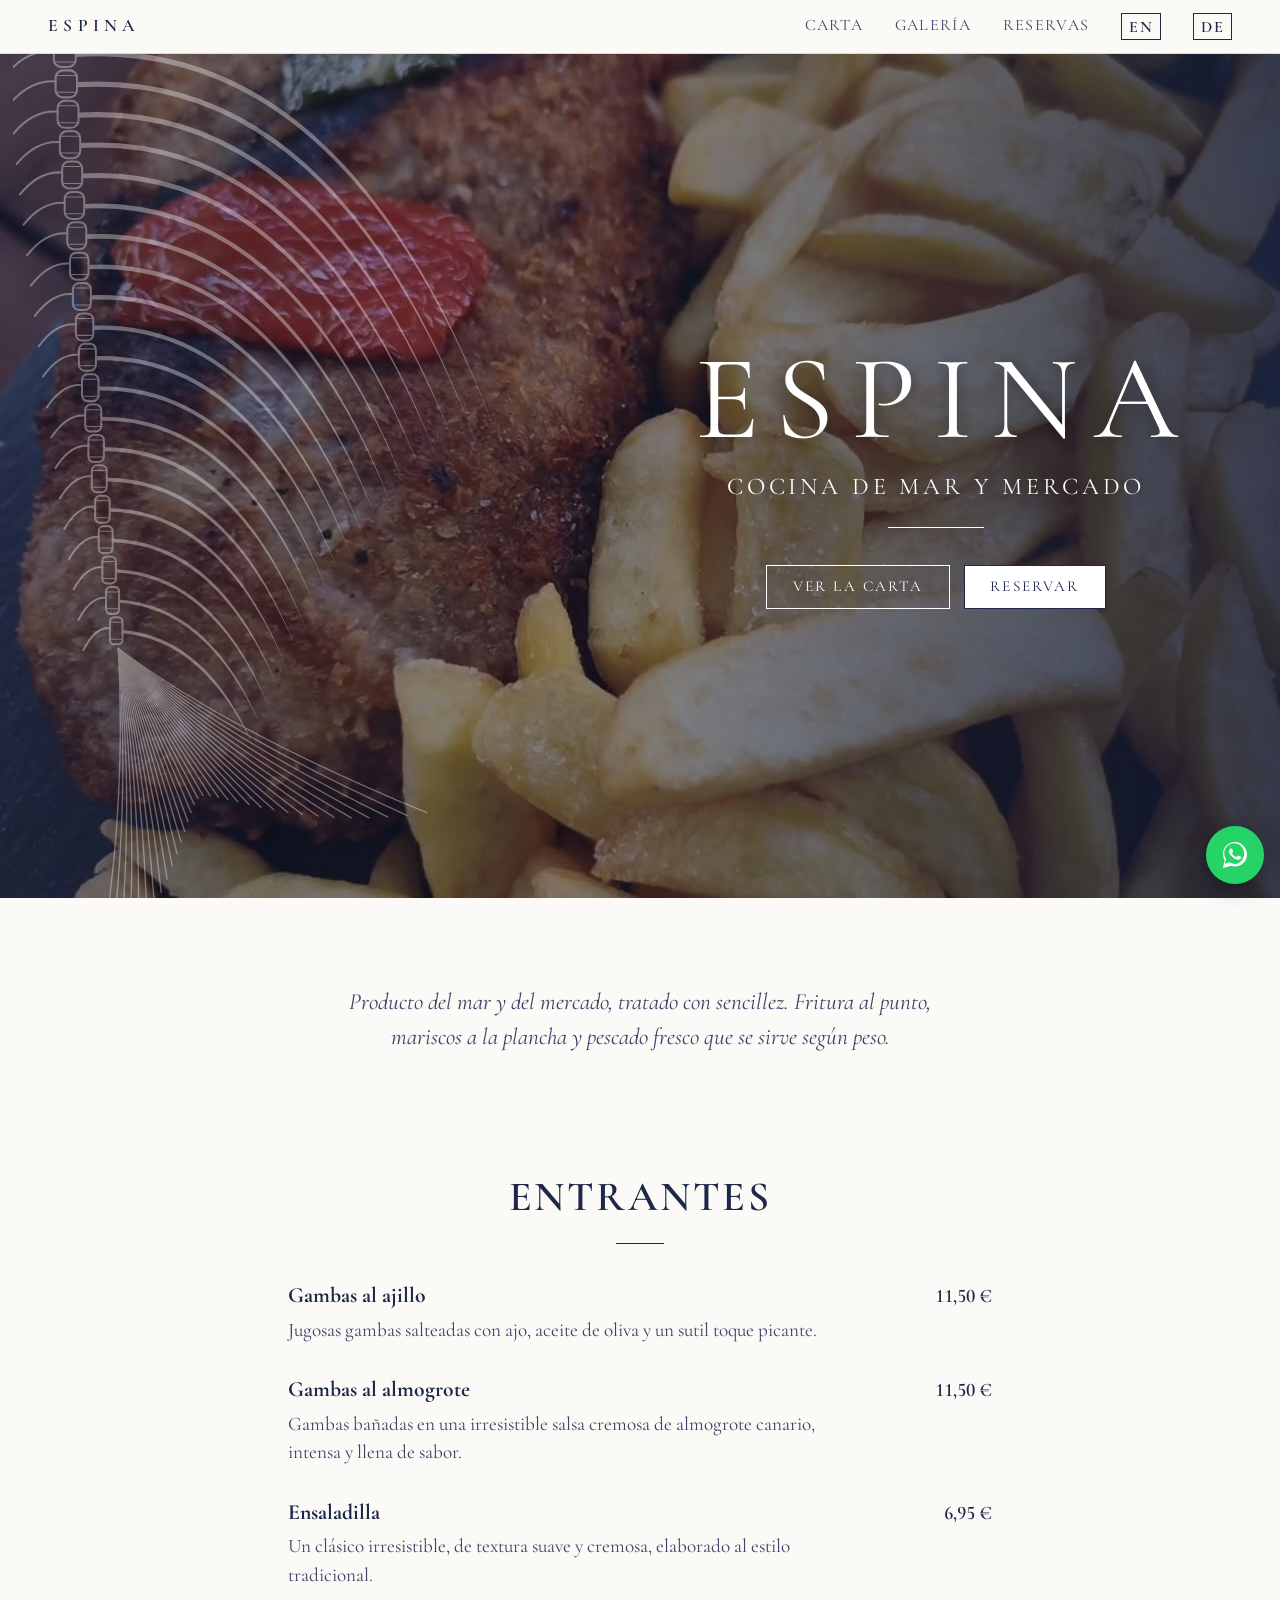
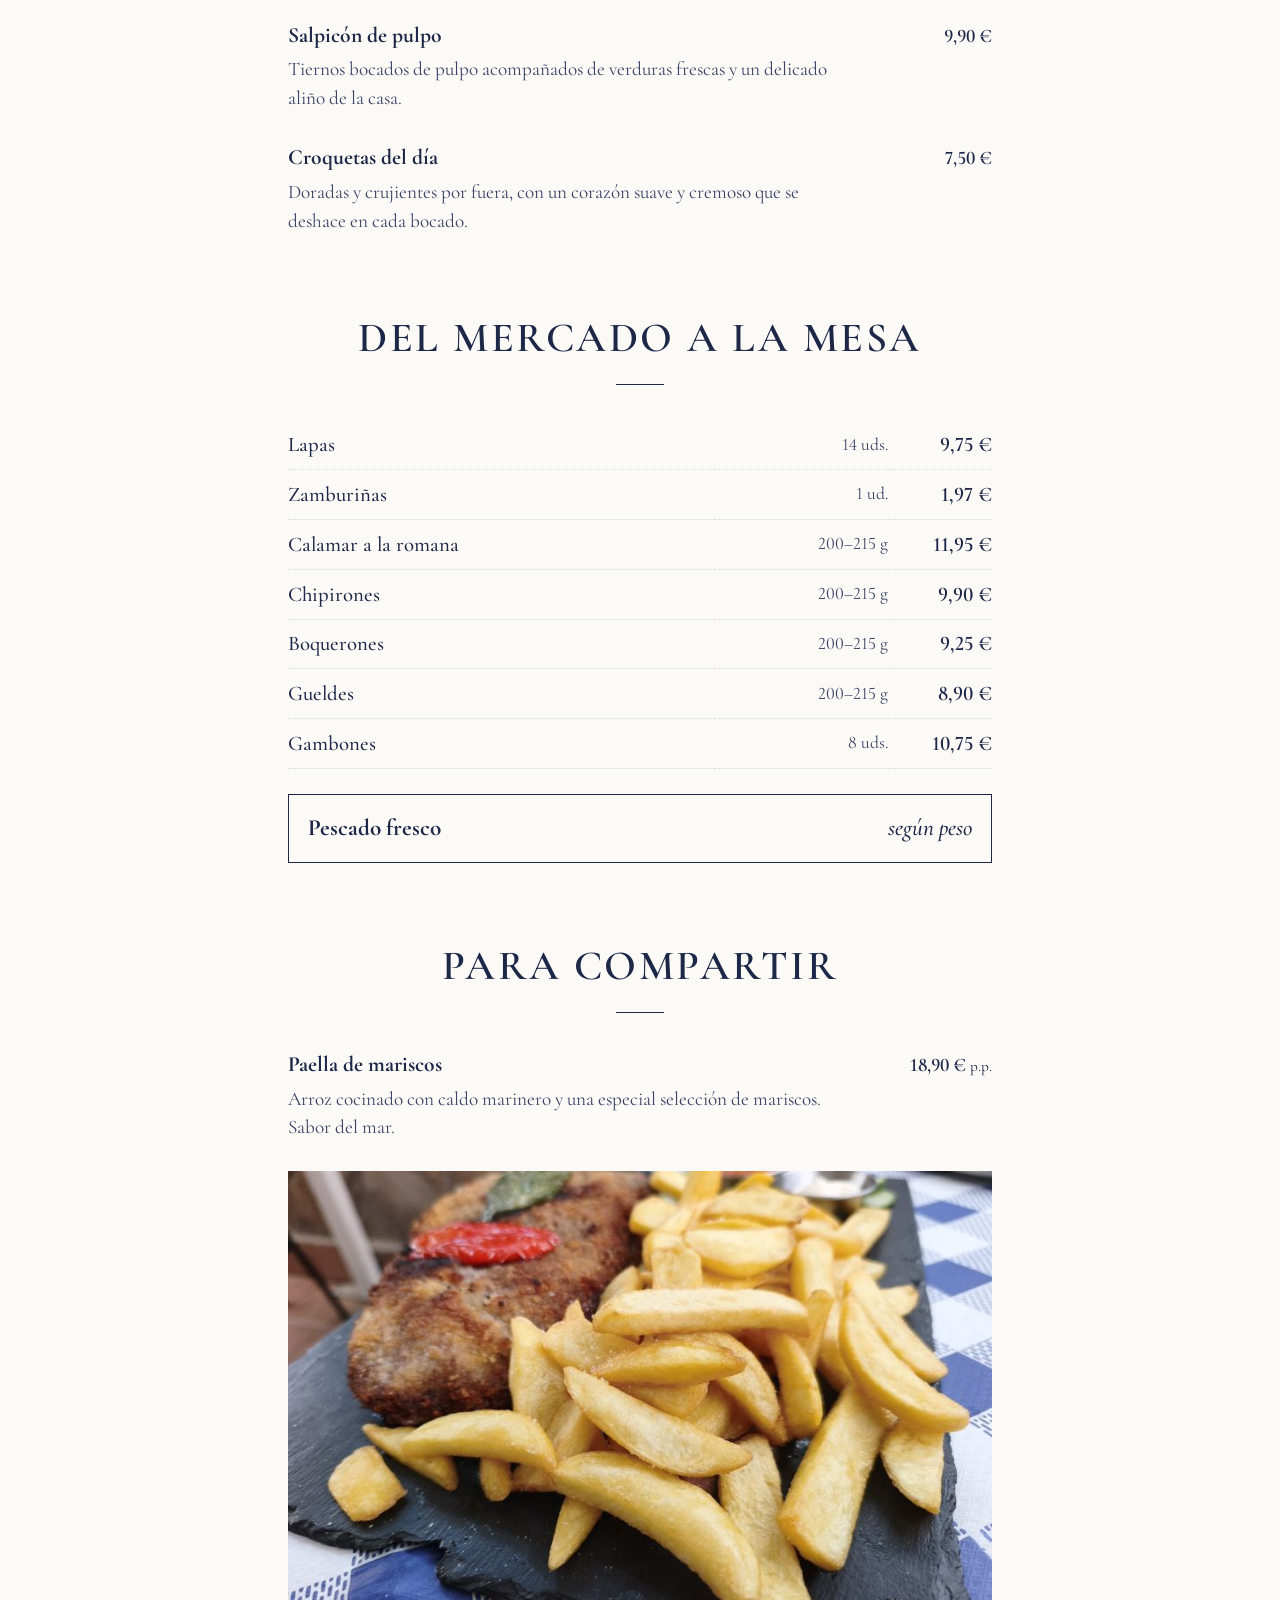
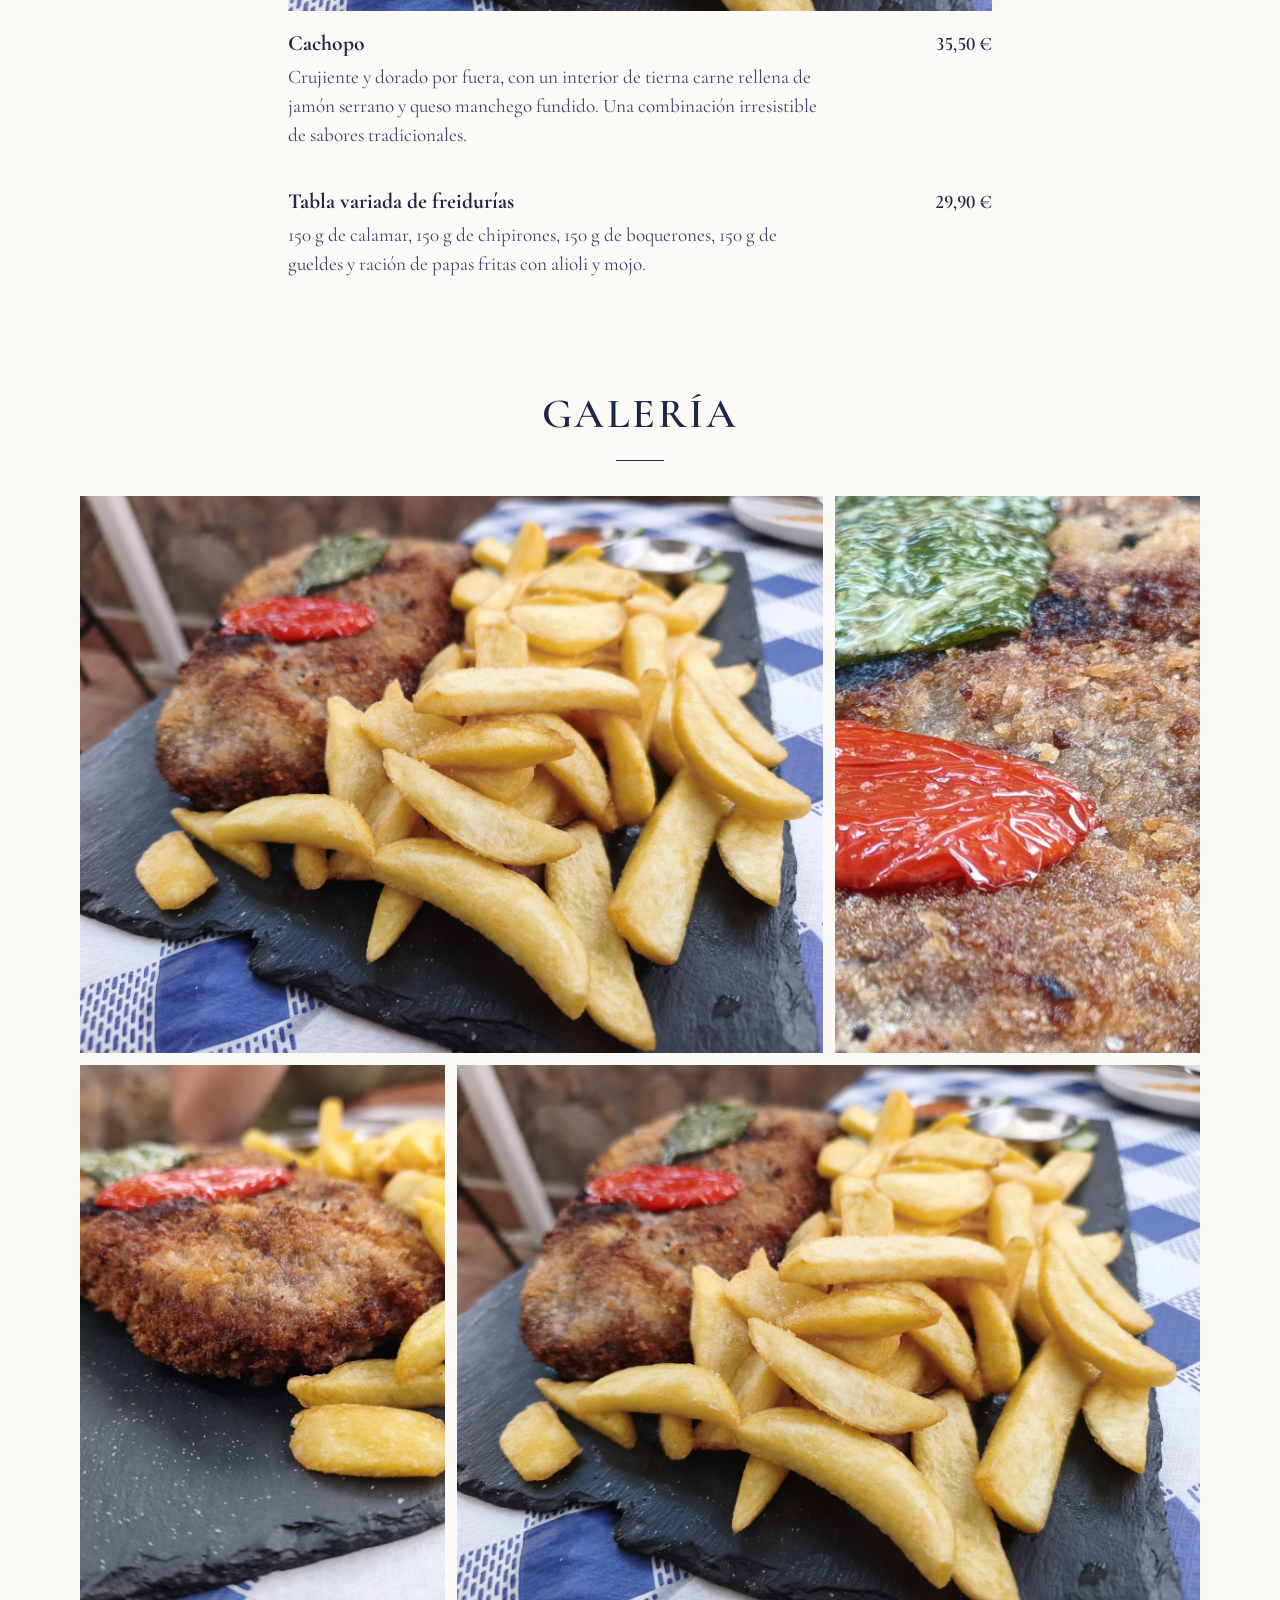
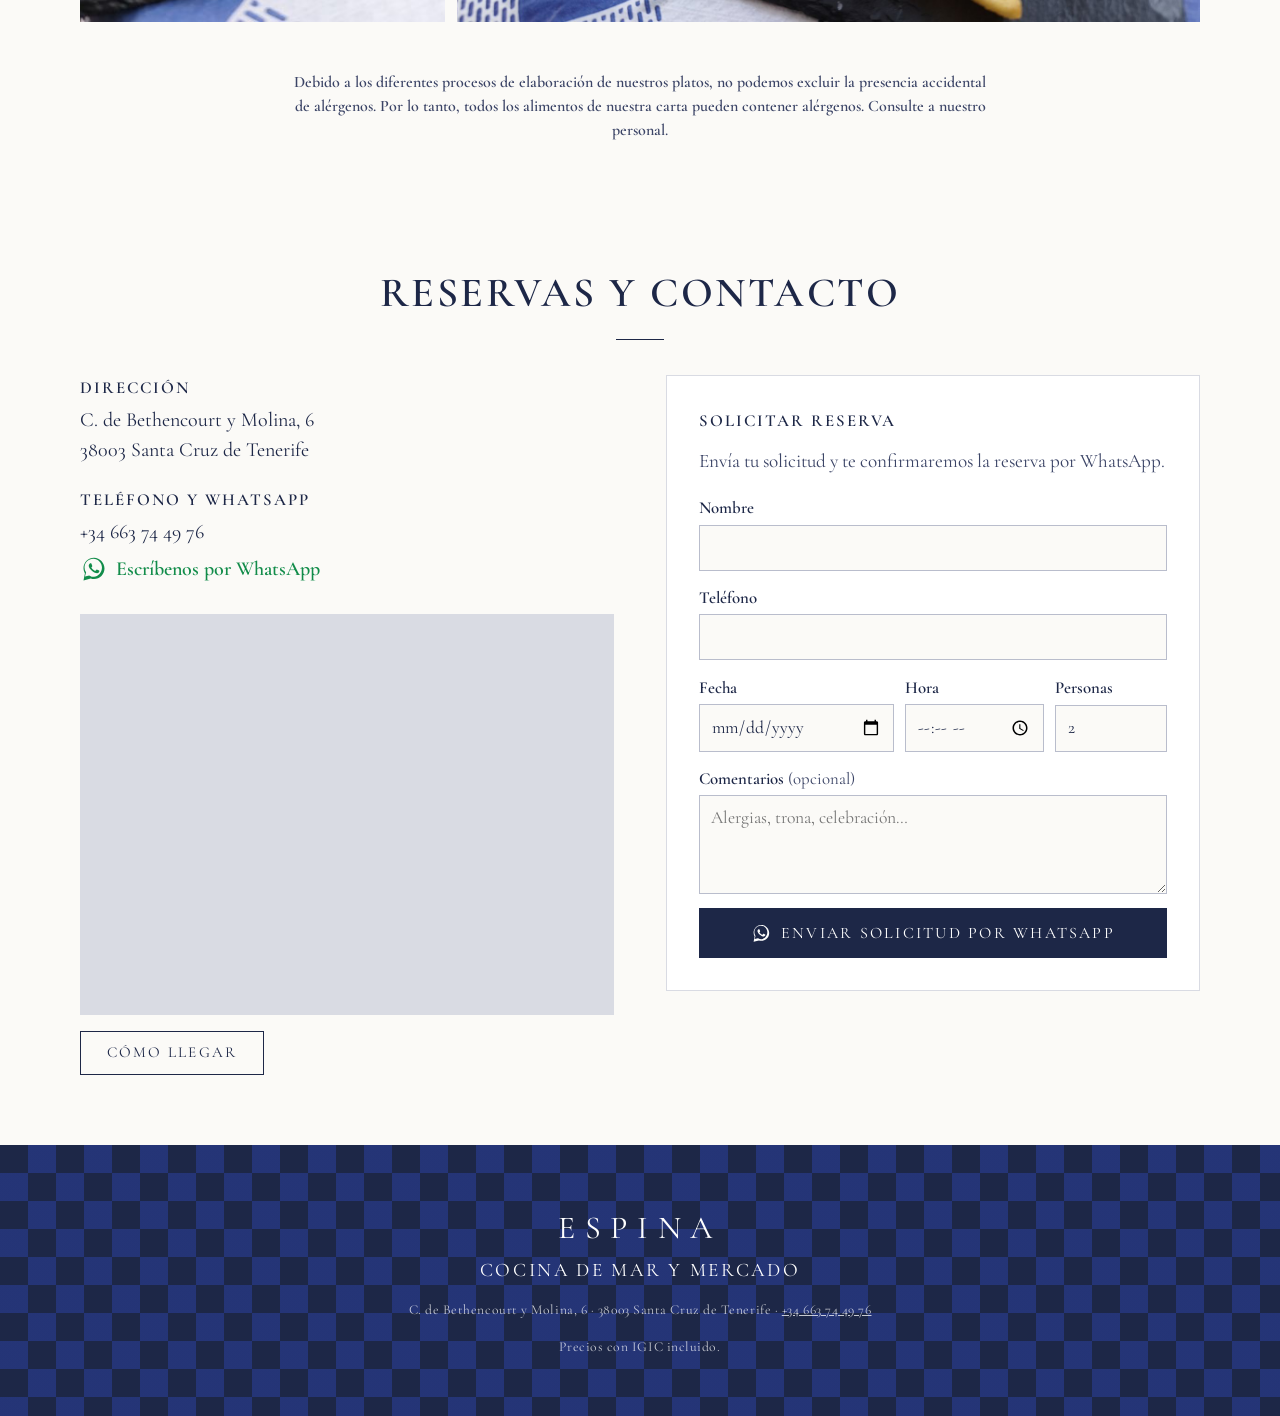
<file: index.html>
<!doctype html>
<html lang="es">
<head>
  <meta charset="utf-8">
  <meta name="viewport" content="width=device-width, initial-scale=1">
  <title>Espina · Cocina de mar y mercado</title>
  <meta name="description" content="Espina, cocina de mar y mercado. Gambas al ajillo, lapas, zamburiñas, pescado fresco según peso, paella de mariscos y tabla de freidurías.">
  <meta property="og:title" content="Espina · Cocina de mar y mercado">
  <meta property="og:description" content="Producto del mar y del mercado, directo a la mesa.">
  <meta property="og:image" content="assets/img/cachopo-mesa.jpg">
  <link rel="alternate" hreflang="es" href="./">
  <link rel="alternate" hreflang="en" href="en/">
  <link rel="alternate" hreflang="de" href="de/">
  <link rel="icon" href="assets/favicon.svg" type="image/svg+xml">
  <link rel="preconnect" href="https://fonts.googleapis.com">
  <link rel="preconnect" href="https://fonts.gstatic.com" crossorigin>
  <link href="https://fonts.googleapis.com/css2?family=Cormorant+Garamond:ital,wght@0,400;0,500;0,600;0,700;1,400&display=swap" rel="stylesheet">
  <link rel="stylesheet" href="styles.css">
  <script type="application/ld+json">
  {"@context":"https://schema.org","@type":"Restaurant","name":"Espina","description":"Cocina de mar y mercado en Santa Cruz de Tenerife.","servesCuisine":["Seafood","Spanish"],"telephone":"+34 663 74 49 76","priceRange":"€€","address":{"@type":"PostalAddress","streetAddress":"C. de Bethencourt y Molina, 6","postalCode":"38003","addressLocality":"Santa Cruz de Tenerife","addressRegion":"Santa Cruz de Tenerife","addressCountry":"ES"},"acceptsReservations":true,"url":"https://retuertographic.github.io/espina/"}
  </script>
</head>
<body>
  <header class="nav">
    <a class="nav__brand" href="#inicio">Espina</a>
    <nav aria-label="Secciones">
      <a href="#carta">Carta</a>
      <a href="#galeria">Galería</a>
      <a href="#reservas">Reservas</a>
      <a class="nav__lang" href="en/" hreflang="en" lang="en" title="English version">EN</a>
      <a class="nav__lang" href="de/" hreflang="de" lang="de" title="Deutsche Version">DE</a>
    </nav>
  </header>

  <main>
    <section class="hero" id="inicio">
      <video class="hero__video" autoplay muted loop playsinline preload="auto" poster="assets/video/cabecera-poster.jpg" aria-hidden="true">
        <source src="assets/video/cabecera.mp4" type="video/mp4">
      </video>
      <img class="hero__art" src="assets/espina.svg" alt="">
      <div class="hero__text">
        <h1>Espina</h1>
        <p class="hero__tag">Cocina de mar y mercado</p>
        <span class="rule" aria-hidden="true"></span>
        <a class="btn" href="#carta">Ver la carta</a>
        <a class="btn btn--solid" href="#reservas">Reservar</a>
      </div>
    </section>

    <section class="intro">
      <p>Producto del mar y del mercado, tratado con sencillez. Fritura al punto, mariscos a la plancha y pescado fresco que se sirve según peso.</p>
    </section>

    <div class="carta" id="carta">
      <section class="menu" id="entrantes">
        <h2>Entrantes</h2>
        <ul class="dishes">
          <li class="dish">
            <div class="dish__head"><h3>Gambas al ajillo</h3><span class="price">11,50 €</span></div>
            <p>Jugosas gambas salteadas con ajo, aceite de oliva y un sutil toque picante.</p>
          </li>
          <li class="dish">
            <div class="dish__head"><h3>Gambas al almogrote</h3><span class="price">11,50 €</span></div>
            <p>Gambas bañadas en una irresistible salsa cremosa de almogrote canario, intensa y llena de sabor.</p>
          </li>
          <li class="dish">
            <div class="dish__head"><h3>Ensaladilla</h3><span class="price">6,95 €</span></div>
            <p>Un clásico irresistible, de textura suave y cremosa, elaborado al estilo tradicional.</p>
          </li>
          <li class="dish">
            <div class="dish__head"><h3>Salpicón de pulpo</h3><span class="price">9,90 €</span></div>
            <p>Tiernos bocados de pulpo acompañados de verduras frescas y un delicado aliño de la casa.</p>
          </li>
          <li class="dish">
            <div class="dish__head"><h3>Croquetas del día</h3><span class="price">7,50 €</span></div>
            <p>Doradas y crujientes por fuera, con un corazón suave y cremoso que se deshace en cada bocado.</p>
          </li>
        </ul>
      </section>

      <section class="menu" id="mercado">
        <h2>Del mercado a la mesa</h2>
        <table class="market">
          <caption class="sr-only">Raciones del mercado con cantidad y precio</caption>
          <thead class="sr-only"><tr><th>Producto</th><th>Cantidad</th><th>Precio</th></tr></thead>
          <tbody>
            <tr><th scope="row">Lapas</th><td>14 uds.</td><td class="price">9,75 €</td></tr>
            <tr><th scope="row">Zamburiñas</th><td>1 ud.</td><td class="price">1,97 €</td></tr>
            <tr><th scope="row">Calamar a la romana</th><td>200–215 g</td><td class="price">11,95 €</td></tr>
            <tr><th scope="row">Chipirones</th><td>200–215 g</td><td class="price">9,90 €</td></tr>
            <tr><th scope="row">Boquerones</th><td>200–215 g</td><td class="price">9,25 €</td></tr>
            <tr><th scope="row">Gueldes</th><td>200–215 g</td><td class="price">8,90 €</td></tr>
            <tr><th scope="row">Gambones</th><td>8 uds.</td><td class="price">10,75 €</td></tr>
          </tbody>
        </table>
        <div class="fresh">
          <span>Pescado fresco</span>
          <span>según peso</span>
        </div>
      </section>

      <section class="menu" id="compartir">
        <h2>Para compartir</h2>
        <ul class="dishes">
          <li class="dish">
            <div class="dish__head"><h3>Paella de mariscos</h3><span class="price">18,90 € <small>p.p.</small></span></div>
            <p>Arroz cocinado con caldo marinero y una especial selección de mariscos. Sabor del mar.</p>
          </li>
          <li class="dish dish--featured">
            <figure class="dish__photo">
              <img src="assets/img/cachopo-pizarra-800.jpg" srcset="assets/img/cachopo-pizarra-800.jpg 800w, assets/img/cachopo-pizarra.jpg 1600w" sizes="(max-width: 760px) 100vw, 44rem" width="1600" height="1200" loading="lazy" alt="Cachopo empanado servido en pizarra con papas fritas, pimiento rojo y pimiento verde asados">
            </figure>
            <div class="dish__head"><h3>Cachopo</h3><span class="price">35,50 €</span></div>
            <p>Crujiente y dorado por fuera, con un interior de tierna carne rellena de jamón serrano y queso manchego fundido. Una combinación irresistible de sabores tradicionales.</p>
          </li>
          <li class="dish">
            <div class="dish__head"><h3>Tabla variada de freidurías</h3><span class="price">29,90 €</span></div>
            <p>150 g de calamar, 150 g de chipirones, 150 g de boquerones, 150 g de gueldes y ración de papas fritas con alioli y mojo.</p>
          </li>
        </ul>
      </section>
    </div>

    <section class="gallery" id="galeria">
      <h2>Galería</h2>
      <div class="gallery__grid">
        <a class="gallery__item gallery__item--wide" href="assets/img/cachopo-mesa.jpg"><img src="assets/img/cachopo-mesa-800.jpg" srcset="assets/img/cachopo-mesa-800.jpg 800w, assets/img/cachopo-mesa.jpg 1600w" sizes="(max-width: 760px) 100vw, 66vw" width="1600" height="1200" loading="lazy" alt="Cachopo con papas fritas sobre pizarra en la mesa de cuadros azules"></a>
        <a class="gallery__item" href="assets/img/cachopo-detalle.jpg"><img src="assets/img/cachopo-detalle-800.jpg" width="800" height="600" loading="lazy" alt="Detalle del empanado crujiente con pimientos asados"></a>
        <a class="gallery__item" href="assets/img/cachopo-patatas.jpg"><img src="assets/img/cachopo-patatas-800.jpg" width="800" height="600" loading="lazy" alt="Cachopo dorado junto a papas fritas caseras"></a>
        <a class="gallery__item gallery__item--wide" href="assets/img/cachopo-pizarra.jpg"><img src="assets/img/cachopo-pizarra-800.jpg" srcset="assets/img/cachopo-pizarra-800.jpg 800w, assets/img/cachopo-pizarra.jpg 1600w" sizes="(max-width: 760px) 100vw, 66vw" width="1600" height="1200" loading="lazy" alt="Ración de cachopo servida en pizarra"></a>
      </div>
    </section>

    <aside class="allergens">
      <p>Debido a los diferentes procesos de elaboración de nuestros platos, no podemos excluir la presencia accidental de alérgenos. Por lo tanto, todos los alimentos de nuestra carta pueden contener alérgenos. Consulte a nuestro personal.</p>
    </aside>

    <section class="contact" id="reservas">
      <h2>Reservas y contacto</h2>
      <div class="contact__grid">
        <div class="contact__info">
          <h3>Dirección</h3>
          <p><a href="https://www.google.com/maps/search/?api=1&amp;query=C.+de+Bethencourt+y+Molina+6%2C+38003+Santa+Cruz+de+Tenerife" target="_blank" rel="noopener">C. de Bethencourt y Molina, 6<br>38003 Santa Cruz de Tenerife</a></p>
          <h3>Teléfono y WhatsApp</h3>
          <p><a href="tel:+34663744976">+34 663 74 49 76</a></p>
          <p><a class="contact__wa" href="https://wa.me/34663744976" target="_blank" rel="noopener"><svg viewBox="0 0 32 32" aria-hidden="true" focusable="false"><path fill="currentColor" d="M16.04 3C9.4 3 4 8.36 4 14.96c0 2.1.56 4.17 1.62 5.98L4 29l8.27-2.15a12.1 12.1 0 0 0 3.77.6C22.68 27.45 28 22.1 28 15.5 28 8.9 22.68 3 16.04 3Zm0 21.98c-1.8 0-3.57-.48-5.11-1.39l-.37-.22-4.9 1.27 1.3-4.75-.24-.39a9.9 9.9 0 0 1-1.52-5.34c0-5.47 4.47-9.92 9.96-9.92 5.48 0 9.94 4.69 9.94 10.16 0 5.47-4.46 10.58-9.06 10.58Zm5.45-7.43c-.3-.15-1.77-.87-2.04-.97-.27-.1-.47-.15-.67.15-.2.3-.77.97-.94 1.17-.17.2-.35.22-.65.07-.3-.15-1.26-.46-2.4-1.47-.89-.79-1.49-1.76-1.66-2.06-.17-.3-.02-.46.13-.61.13-.13.3-.35.45-.52.15-.17.2-.3.3-.5.1-.2.05-.37-.02-.52-.08-.15-.67-1.62-.92-2.22-.24-.58-.49-.5-.67-.51h-.57c-.2 0-.52.07-.8.37-.27.3-1.04 1.02-1.04 2.48 0 1.46 1.07 2.88 1.22 3.08.15.2 2.1 3.2 5.08 4.48.71.31 1.27.49 1.7.63.71.23 1.36.2 1.88.12.57-.09 1.77-.72 2.02-1.42.25-.7.25-1.3.17-1.42-.07-.13-.27-.2-.57-.35Z"/></svg><span>Escríbenos por WhatsApp</span></a></p>
          <!-- HORARIO: pendiente de confirmar por el restaurante -->
          <div class="contact__map">
            <iframe src="https://www.google.com/maps?q=C.+de+Bethencourt+y+Molina+6,+38003+Santa+Cruz+de+Tenerife&amp;output=embed" title="Mapa: Espina, C. de Bethencourt y Molina, 6, 38003 Santa Cruz de Tenerife" loading="lazy" referrerpolicy="no-referrer-when-downgrade"></iframe>
          </div>
          <p><a class="btn btn--line" href="https://www.google.com/maps/search/?api=1&amp;query=C.+de+Bethencourt+y+Molina+6%2C+38003+Santa+Cruz+de+Tenerife" target="_blank" rel="noopener">Cómo llegar</a></p>
        </div>

        <form class="booking" id="reserva-form" novalidate>
          <h3>Solicitar reserva</h3>
          <p class="booking__note">Envía tu solicitud y te confirmaremos la reserva por WhatsApp.</p>
          <label>Nombre<input name="nombre" autocomplete="name" required></label>
          <label>Teléfono<input name="telefono" type="tel" autocomplete="tel" inputmode="tel" required></label>
          <div class="booking__row">
            <label>Fecha<input name="fecha" type="date" required></label>
            <label>Hora<input name="hora" type="time" step="900" required></label>
            <label>Personas<input name="personas" type="number" min="1" max="30" value="2" required></label>
          </div>
          <label><span>Comentarios <span class="opt">(opcional)</span></span><textarea name="comentarios" rows="3" placeholder="Alergias, trona, celebración…"></textarea></label>
          <button class="btn btn--dark" type="submit"><svg viewBox="0 0 32 32" aria-hidden="true" focusable="false"><path fill="currentColor" d="M16.04 3C9.4 3 4 8.36 4 14.96c0 2.1.56 4.17 1.62 5.98L4 29l8.27-2.15a12.1 12.1 0 0 0 3.77.6C22.68 27.45 28 22.1 28 15.5 28 8.9 22.68 3 16.04 3Zm0 21.98c-1.8 0-3.57-.48-5.11-1.39l-.37-.22-4.9 1.27 1.3-4.75-.24-.39a9.9 9.9 0 0 1-1.52-5.34c0-5.47 4.47-9.92 9.96-9.92 5.48 0 9.94 4.69 9.94 10.16 0 5.47-4.46 10.58-9.06 10.58Zm5.45-7.43c-.3-.15-1.77-.87-2.04-.97-.27-.1-.47-.15-.67.15-.2.3-.77.97-.94 1.17-.17.2-.35.22-.65.07-.3-.15-1.26-.46-2.4-1.47-.89-.79-1.49-1.76-1.66-2.06-.17-.3-.02-.46.13-.61.13-.13.3-.35.45-.52.15-.17.2-.3.3-.5.1-.2.05-.37-.02-.52-.08-.15-.67-1.62-.92-2.22-.24-.58-.49-.5-.67-.51h-.57c-.2 0-.52.07-.8.37-.27.3-1.04 1.02-1.04 2.48 0 1.46 1.07 2.88 1.22 3.08.15.2 2.1 3.2 5.08 4.48.71.31 1.27.49 1.7.63.71.23 1.36.2 1.88.12.57-.09 1.77-.72 2.02-1.42.25-.7.25-1.3.17-1.42-.07-.13-.27-.2-.57-.35Z"/></svg><span>Enviar solicitud por WhatsApp</span></button>
          <p class="booking__ok" id="reserva-ok" role="status" hidden>Se ha abierto WhatsApp con tu solicitud. Pulsa enviar allí y te responderemos para confirmar.</p>
        </form>
      </div>
    </section>
  </main>

  <footer class="footer">
    <p class="footer__brand">Espina</p>
    <p>Cocina de mar y mercado</p>
    <p class="footer__small">C. de Bethencourt y Molina, 6 · 38003 Santa Cruz de Tenerife · <a href="tel:+34663744976">+34 663 74 49 76</a></p>
    <p class="footer__small">Precios con IGIC incluido.</p>
  </footer>
  <a class="wa-bubble" href="https://wa.me/34663744976" target="_blank" rel="noopener" aria-label="Escríbenos por WhatsApp"><svg viewBox="0 0 32 32" aria-hidden="true" focusable="false"><path fill="currentColor" d="M16.04 3C9.4 3 4 8.36 4 14.96c0 2.1.56 4.17 1.62 5.98L4 29l8.27-2.15a12.1 12.1 0 0 0 3.77.6C22.68 27.45 28 22.1 28 15.5 28 8.9 22.68 3 16.04 3Zm0 21.98c-1.8 0-3.57-.48-5.11-1.39l-.37-.22-4.9 1.27 1.3-4.75-.24-.39a9.9 9.9 0 0 1-1.52-5.34c0-5.47 4.47-9.92 9.96-9.92 5.48 0 9.94 4.69 9.94 10.16 0 5.47-4.46 10.58-9.06 10.58Zm5.45-7.43c-.3-.15-1.77-.87-2.04-.97-.27-.1-.47-.15-.67.15-.2.3-.77.97-.94 1.17-.17.2-.35.22-.65.07-.3-.15-1.26-.46-2.4-1.47-.89-.79-1.49-1.76-1.66-2.06-.17-.3-.02-.46.13-.61.13-.13.3-.35.45-.52.15-.17.2-.3.3-.5.1-.2.05-.37-.02-.52-.08-.15-.67-1.62-.92-2.22-.24-.58-.49-.5-.67-.51h-.57c-.2 0-.52.07-.8.37-.27.3-1.04 1.02-1.04 2.48 0 1.46 1.07 2.88 1.22 3.08.15.2 2.1 3.2 5.08 4.48.71.31 1.27.49 1.7.63.71.23 1.36.2 1.88.12.57-.09 1.77-.72 2.02-1.42.25-.7.25-1.3.17-1.42-.07-.13-.27-.2-.57-.35Z"/></svg></a>
  <script src="assets/reserva.js" defer></script>
</body>
</html>
</file>
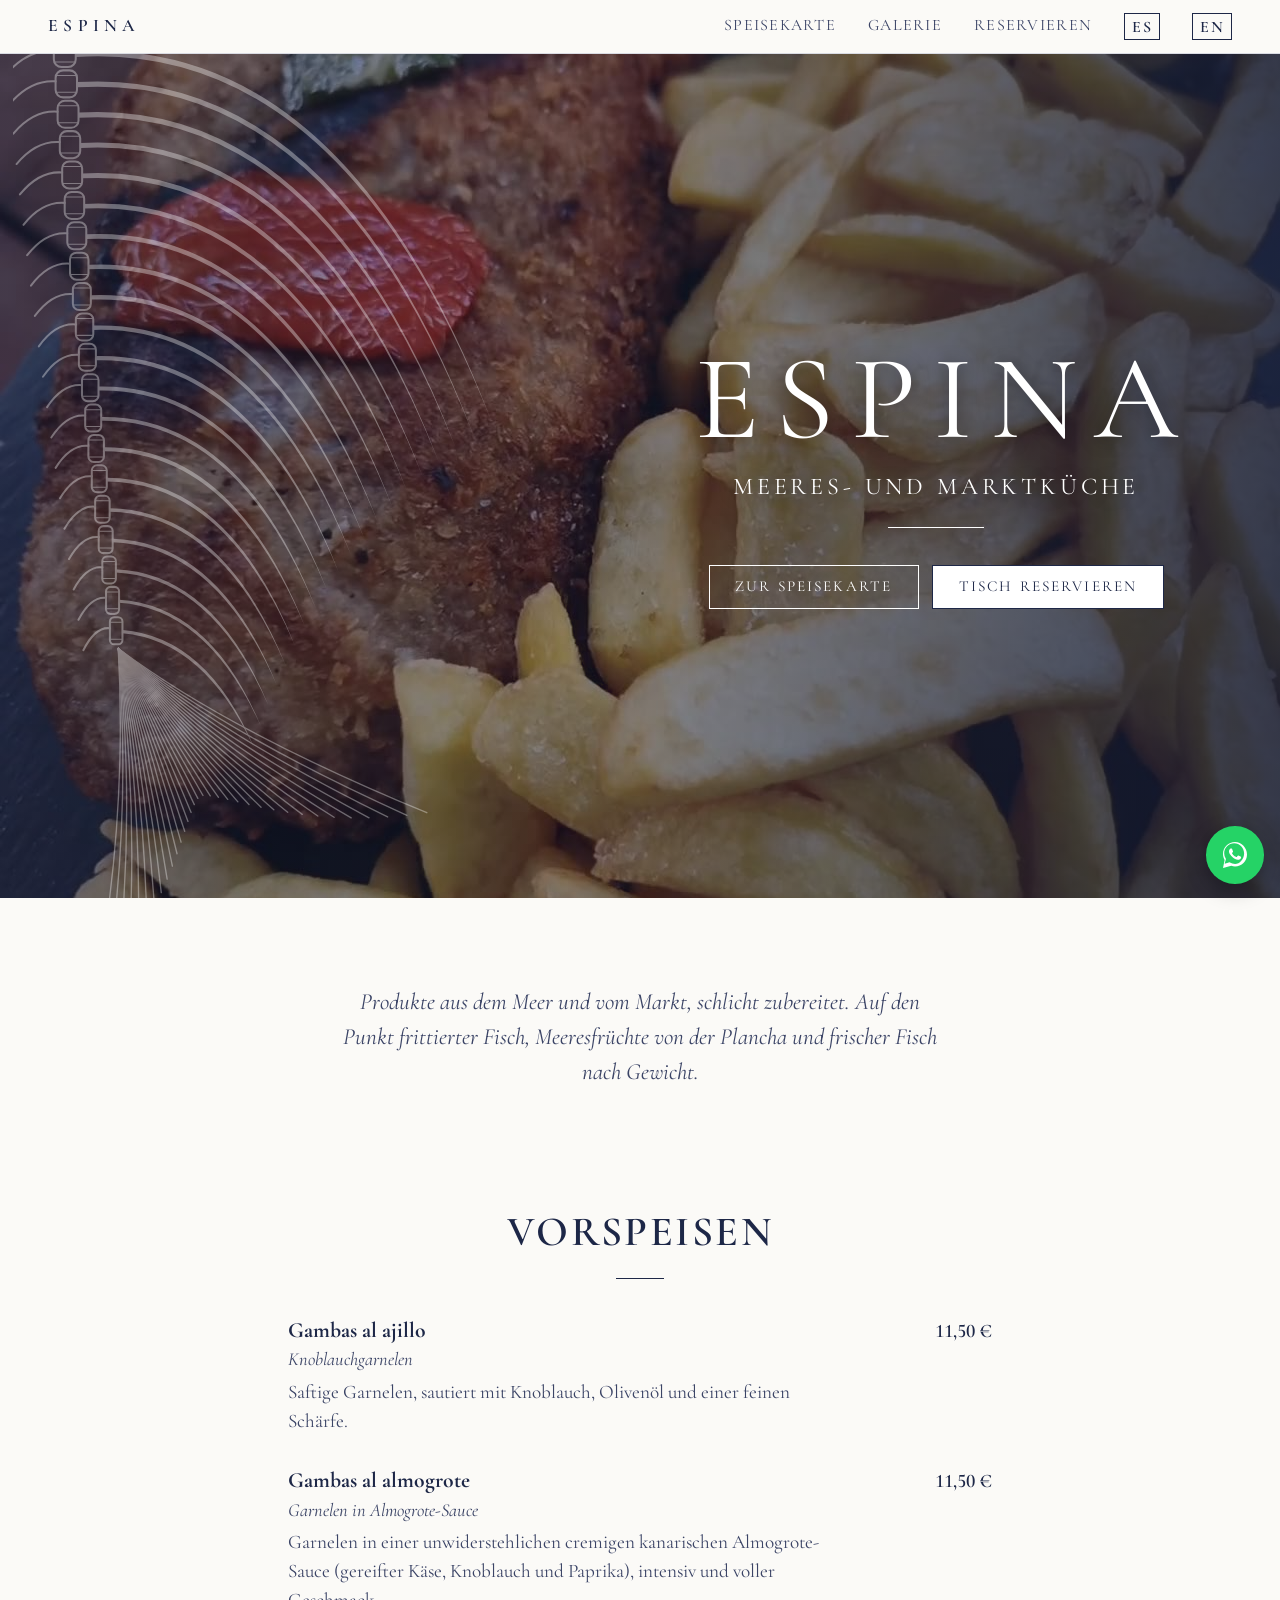
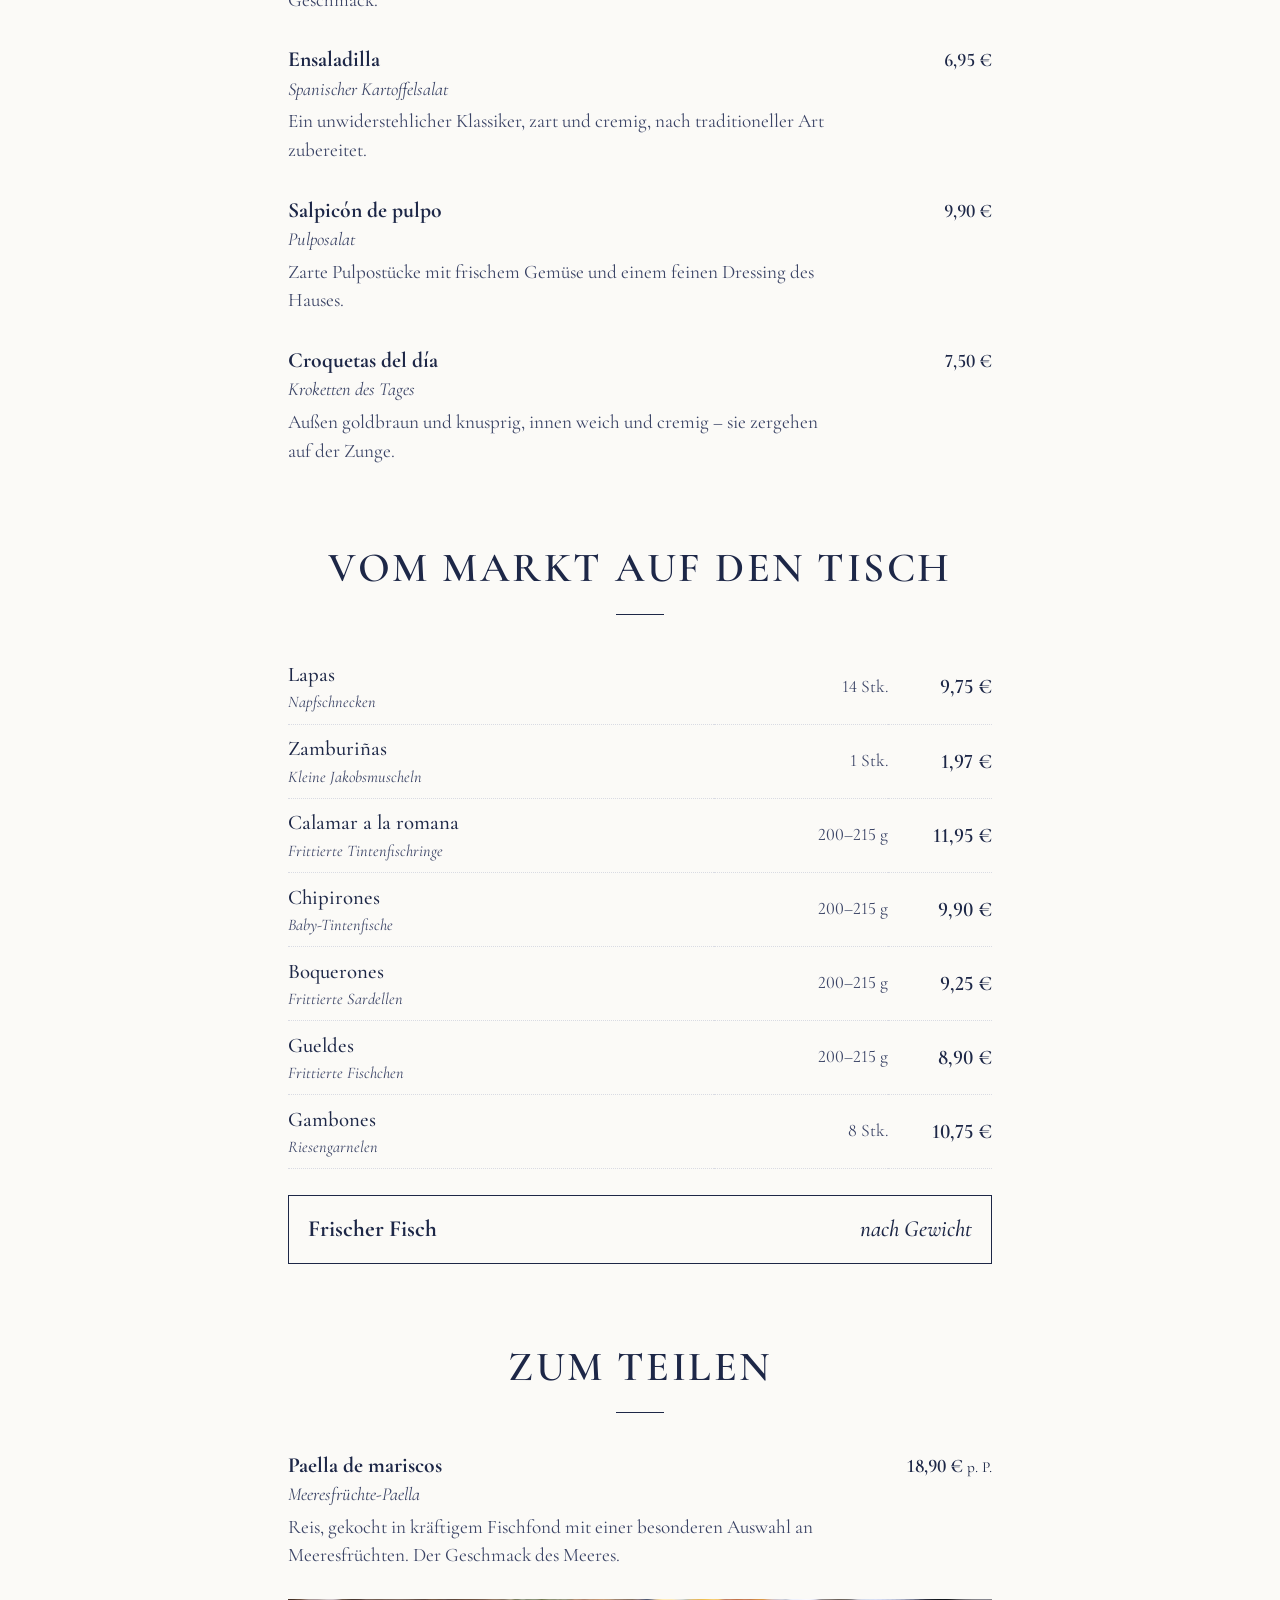
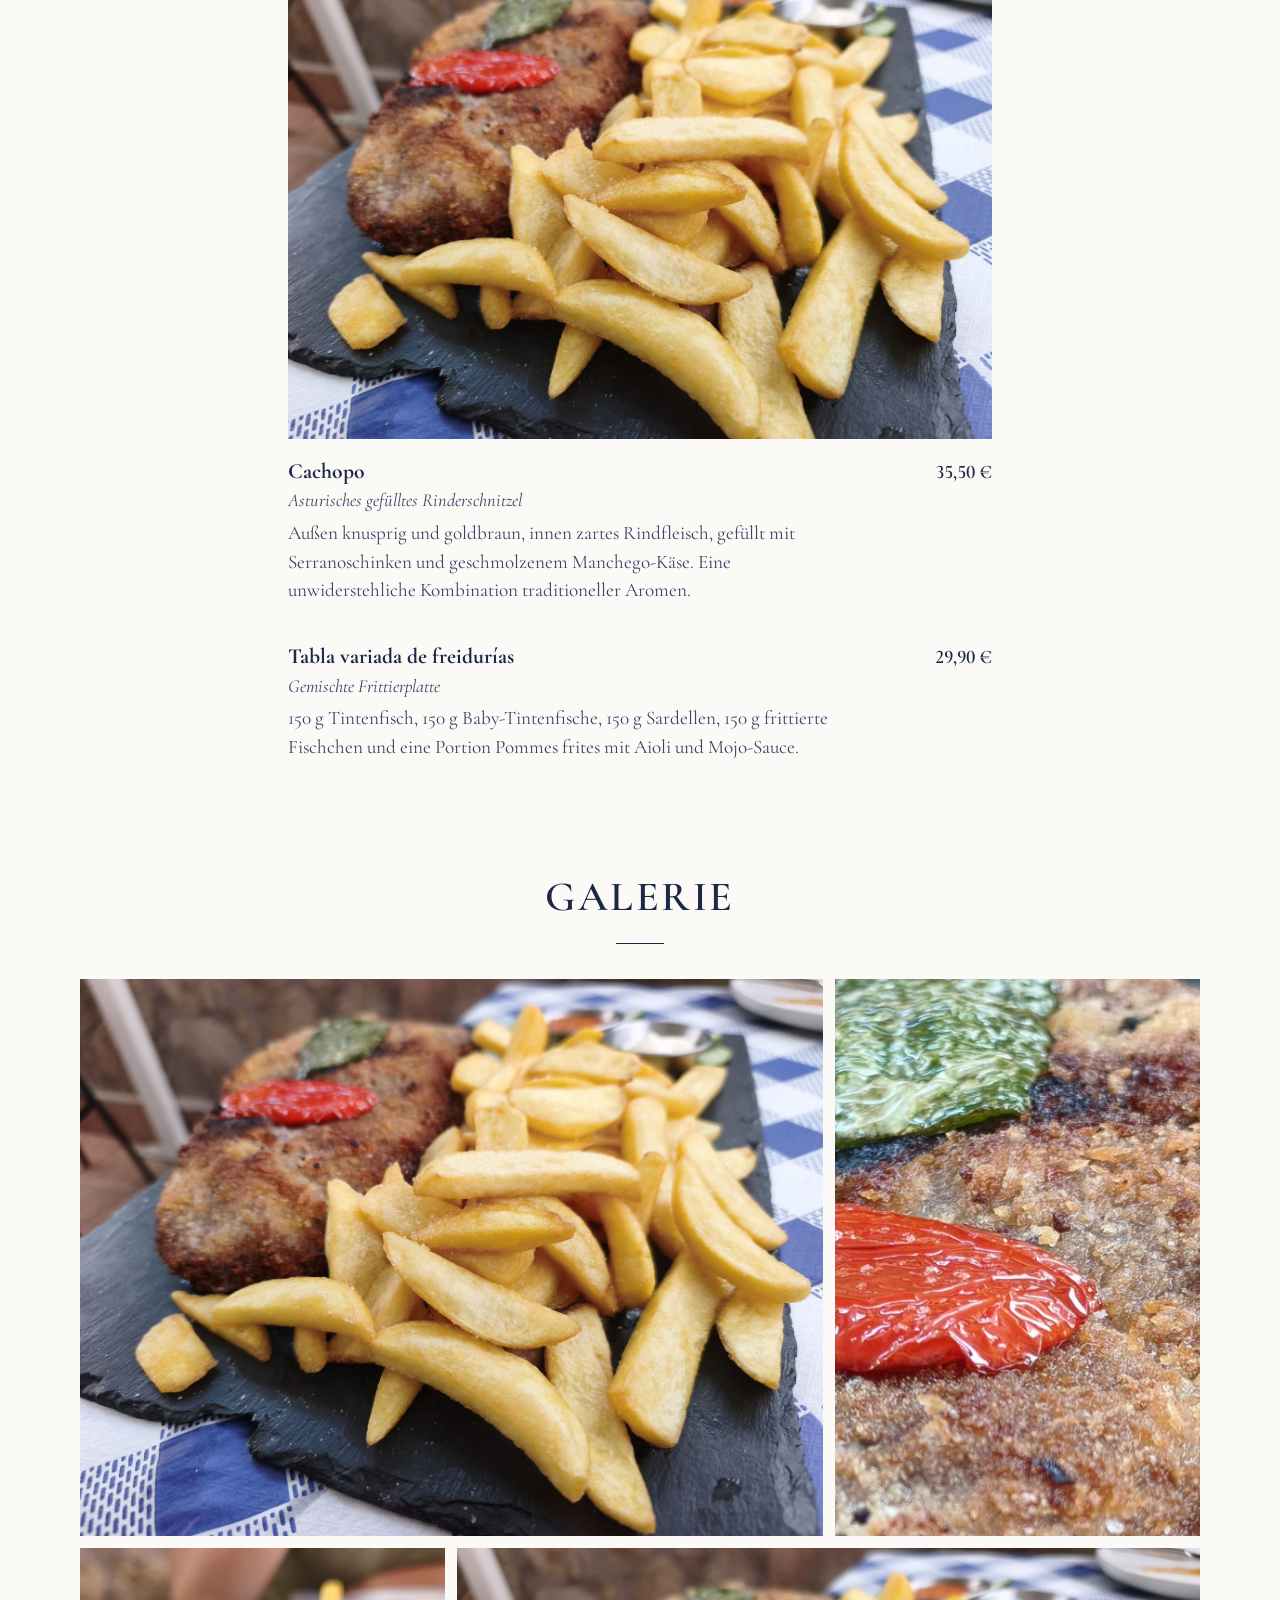
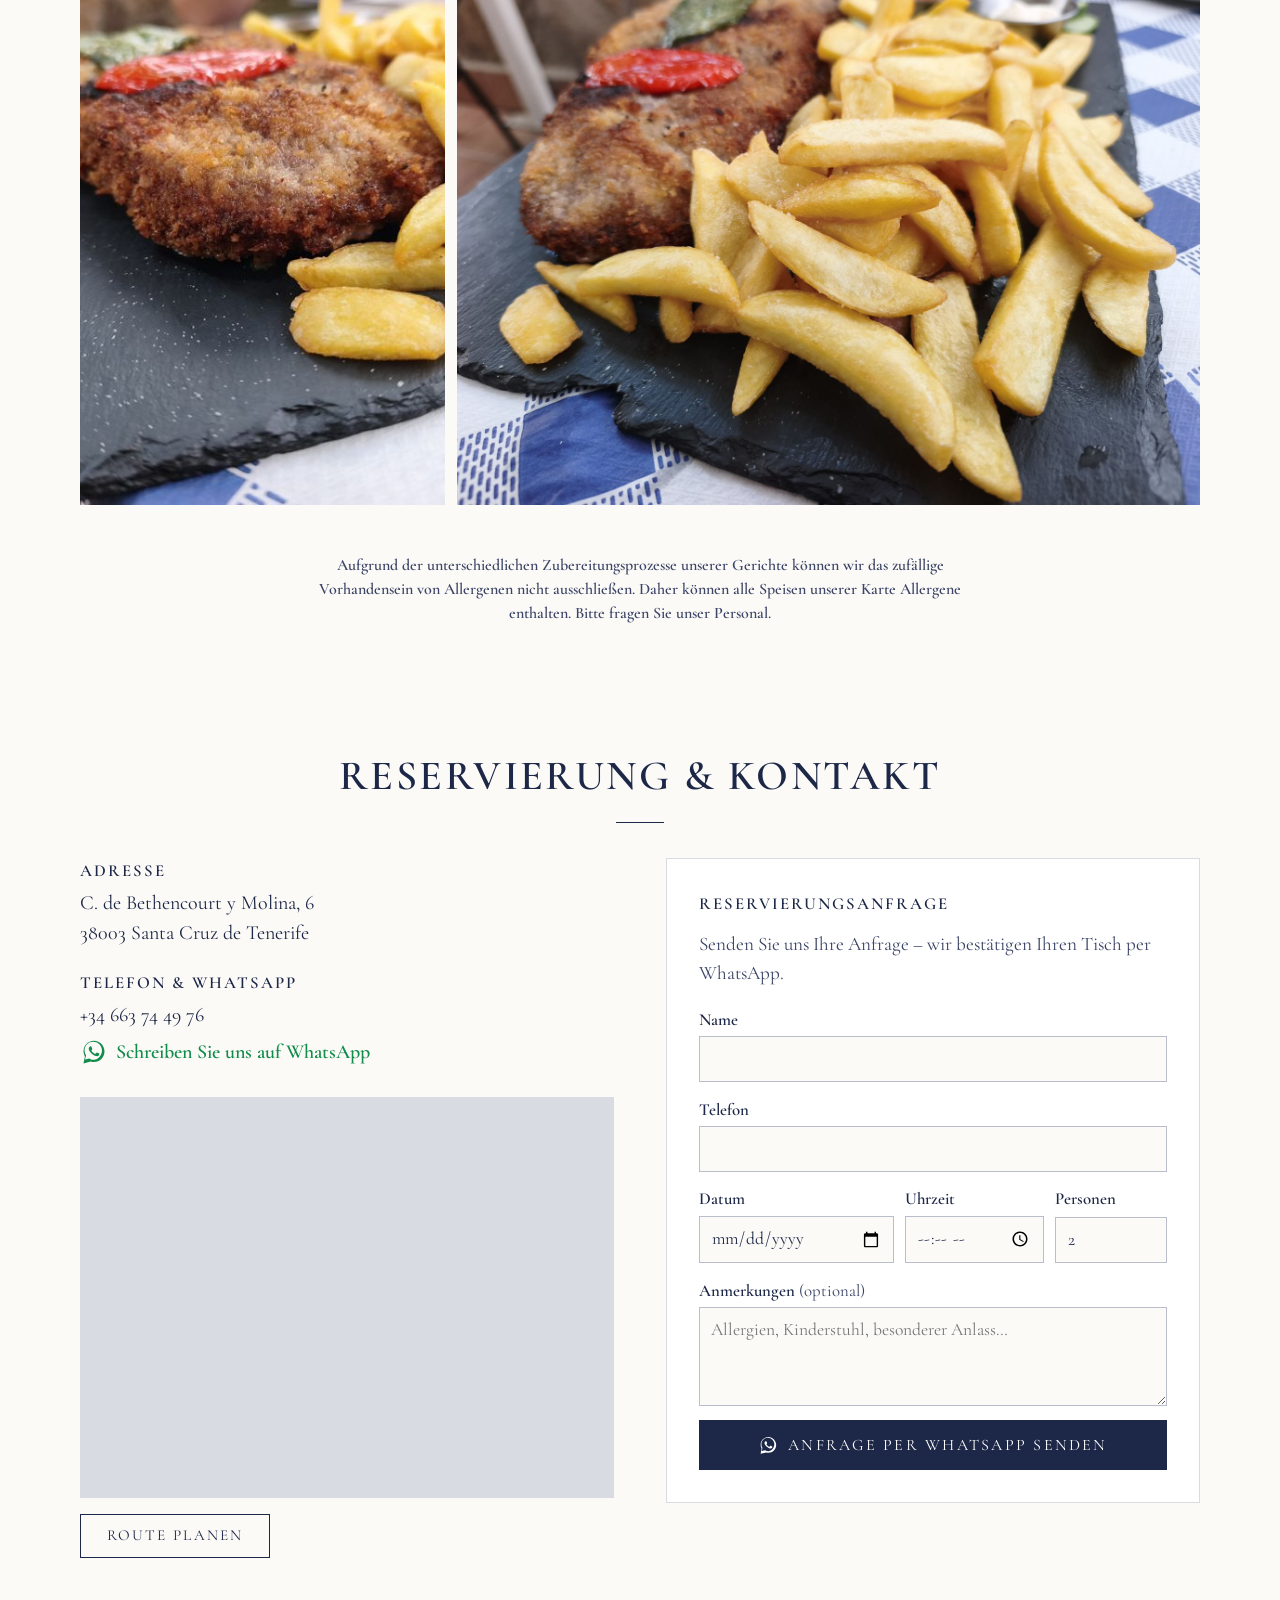
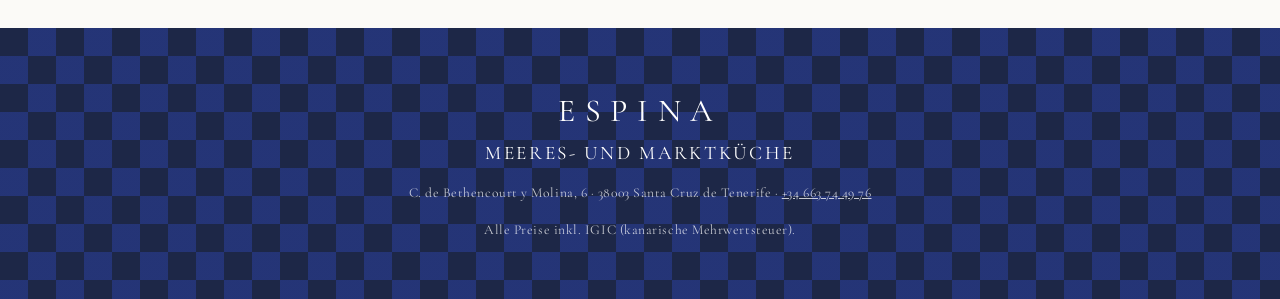
<file: de/index.html>
<!doctype html>
<html lang="de">
<head>
  <meta charset="utf-8">
  <meta name="viewport" content="width=device-width, initial-scale=1">
  <title>Espina · Meeres- und Marktküche</title>
  <meta name="description" content="Espina, Meeres- und Marktküche in Santa Cruz de Tenerife. Knoblauchgarnelen, Napfschnecken, Jakobsmuscheln, frischer Fisch nach Gewicht, Meeresfrüchte-Paella und gemischte Frittierplatte.">
  <meta property="og:title" content="Espina · Meeres- und Marktküche">
  <meta property="og:description" content="Produkte aus dem Meer und vom Markt, direkt auf Ihren Tisch.">
  <meta property="og:image" content="../assets/img/cachopo-mesa.jpg">
  <link rel="alternate" hreflang="es" href="../">
  <link rel="alternate" hreflang="en" href="../en/">
  <link rel="alternate" hreflang="de" href="./">
  <link rel="icon" href="../assets/favicon.svg" type="image/svg+xml">
  <link rel="preconnect" href="https://fonts.googleapis.com">
  <link rel="preconnect" href="https://fonts.gstatic.com" crossorigin>
  <link href="https://fonts.googleapis.com/css2?family=Cormorant+Garamond:ital,wght@0,400;0,500;0,600;0,700;1,400&display=swap" rel="stylesheet">
  <link rel="stylesheet" href="../styles.css">
  <script type="application/ld+json">
  {"@context":"https://schema.org","@type":"Restaurant","name":"Espina","description":"Meeres- und Marktküche in Santa Cruz de Tenerife.","servesCuisine":["Seafood","Spanish"],"telephone":"+34 663 74 49 76","priceRange":"€€","address":{"@type":"PostalAddress","streetAddress":"C. de Bethencourt y Molina, 6","postalCode":"38003","addressLocality":"Santa Cruz de Tenerife","addressRegion":"Santa Cruz de Tenerife","addressCountry":"ES"},"acceptsReservations":true,"url":"https://retuertographic.github.io/espina/"}
  </script>
</head>
<body>
  <header class="nav">
    <a class="nav__brand" href="#start">Espina</a>
    <nav aria-label="Bereiche">
      <a href="#karte">Speisekarte</a>
      <a href="#galerie">Galerie</a>
      <a href="#reservieren">Reservieren</a>
      <a class="nav__lang" href="../" hreflang="es" lang="es" title="Versión en español">ES</a>
      <a class="nav__lang" href="../en/" hreflang="en" lang="en" title="English version">EN</a>
    </nav>
  </header>

  <main>
    <section class="hero" id="start">
      <video class="hero__video" autoplay muted loop playsinline preload="auto" poster="../assets/video/cabecera-poster.jpg" aria-hidden="true">
        <source src="../assets/video/cabecera.mp4" type="video/mp4">
      </video>
      <img class="hero__art" src="../assets/espina.svg" alt="">
      <div class="hero__text">
        <h1>Espina</h1>
        <p class="hero__tag">Meeres- und Marktküche</p>
        <span class="rule" aria-hidden="true"></span>
        <a class="btn" href="#karte">Zur Speisekarte</a>
        <a class="btn btn--solid" href="#reservieren">Tisch reservieren</a>
      </div>
    </section>

    <section class="intro">
      <p>Produkte aus dem Meer und vom Markt, schlicht zubereitet. Auf den Punkt frittierter Fisch, Meeresfrüchte von der Plancha und frischer Fisch nach Gewicht.</p>
    </section>

    <div class="carta" id="karte">
      <section class="menu" id="vorspeisen">
        <h2>Vorspeisen</h2>
        <ul class="dishes">
          <li class="dish">
            <div class="dish__head"><h3>Gambas al ajillo <span class="dish__alt">Knoblauchgarnelen</span></h3><span class="price">11,50 €</span></div>
            <p>Saftige Garnelen, sautiert mit Knoblauch, Olivenöl und einer feinen Schärfe.</p>
          </li>
          <li class="dish">
            <div class="dish__head"><h3>Gambas al almogrote <span class="dish__alt">Garnelen in Almogrote-Sauce</span></h3><span class="price">11,50 €</span></div>
            <p>Garnelen in einer unwiderstehlichen cremigen kanarischen Almogrote-Sauce (gereifter Käse, Knoblauch und Paprika), intensiv und voller Geschmack.</p>
          </li>
          <li class="dish">
            <div class="dish__head"><h3>Ensaladilla <span class="dish__alt">Spanischer Kartoffelsalat</span></h3><span class="price">6,95 €</span></div>
            <p>Ein unwiderstehlicher Klassiker, zart und cremig, nach traditioneller Art zubereitet.</p>
          </li>
          <li class="dish">
            <div class="dish__head"><h3>Salpicón de pulpo <span class="dish__alt">Pulposalat</span></h3><span class="price">9,90 €</span></div>
            <p>Zarte Pulpostücke mit frischem Gemüse und einem feinen Dressing des Hauses.</p>
          </li>
          <li class="dish">
            <div class="dish__head"><h3>Croquetas del día <span class="dish__alt">Kroketten des Tages</span></h3><span class="price">7,50 €</span></div>
            <p>Außen goldbraun und knusprig, innen weich und cremig – sie zergehen auf der Zunge.</p>
          </li>
        </ul>
      </section>

      <section class="menu" id="markt">
        <h2>Vom Markt auf den Tisch</h2>
        <table class="market">
          <caption class="sr-only">Marktgerichte mit Menge und Preis</caption>
          <thead class="sr-only"><tr><th>Gericht</th><th>Menge</th><th>Preis</th></tr></thead>
          <tbody>
            <tr><th scope="row">Lapas <span class="dish__alt">Napfschnecken</span></th><td>14 Stk.</td><td class="price">9,75 €</td></tr>
            <tr><th scope="row">Zamburiñas <span class="dish__alt">Kleine Jakobsmuscheln</span></th><td>1 Stk.</td><td class="price">1,97 €</td></tr>
            <tr><th scope="row">Calamar a la romana <span class="dish__alt">Frittierte Tintenfischringe</span></th><td>200–215 g</td><td class="price">11,95 €</td></tr>
            <tr><th scope="row">Chipirones <span class="dish__alt">Baby-Tintenfische</span></th><td>200–215 g</td><td class="price">9,90 €</td></tr>
            <tr><th scope="row">Boquerones <span class="dish__alt">Frittierte Sardellen</span></th><td>200–215 g</td><td class="price">9,25 €</td></tr>
            <tr><th scope="row">Gueldes <span class="dish__alt">Frittierte Fischchen</span></th><td>200–215 g</td><td class="price">8,90 €</td></tr>
            <tr><th scope="row">Gambones <span class="dish__alt">Riesengarnelen</span></th><td>8 Stk.</td><td class="price">10,75 €</td></tr>
          </tbody>
        </table>
        <div class="fresh">
          <span>Frischer Fisch</span>
          <span>nach Gewicht</span>
        </div>
      </section>

      <section class="menu" id="teilen">
        <h2>Zum Teilen</h2>
        <ul class="dishes">
          <li class="dish">
            <div class="dish__head"><h3>Paella de mariscos <span class="dish__alt">Meeresfrüchte-Paella</span></h3><span class="price">18,90 € <small>p. P.</small></span></div>
            <p>Reis, gekocht in kräftigem Fischfond mit einer besonderen Auswahl an Meeresfrüchten. Der Geschmack des Meeres.</p>
          </li>
          <li class="dish dish--featured">
            <figure class="dish__photo">
              <img src="../assets/img/cachopo-pizarra-800.jpg" srcset="../assets/img/cachopo-pizarra-800.jpg 800w, ../assets/img/cachopo-pizarra.jpg 1600w" sizes="(max-width: 760px) 100vw, 44rem" width="1600" height="1200" loading="lazy" alt="Panierter Cachopo auf Schieferplatte mit Pommes frites und gerösteter roter und grüner Paprika">
            </figure>
            <div class="dish__head"><h3>Cachopo <span class="dish__alt">Asturisches gefülltes Rinderschnitzel</span></h3><span class="price">35,50 €</span></div>
            <p>Außen knusprig und goldbraun, innen zartes Rindfleisch, gefüllt mit Serranoschinken und geschmolzenem Manchego-Käse. Eine unwiderstehliche Kombination traditioneller Aromen.</p>
          </li>
          <li class="dish">
            <div class="dish__head"><h3>Tabla variada de freidurías <span class="dish__alt">Gemischte Frittierplatte</span></h3><span class="price">29,90 €</span></div>
            <p>150 g Tintenfisch, 150 g Baby-Tintenfische, 150 g Sardellen, 150 g frittierte Fischchen und eine Portion Pommes frites mit Aioli und Mojo-Sauce.</p>
          </li>
        </ul>
      </section>
    </div>

    <section class="gallery" id="galerie">
      <h2>Galerie</h2>
      <div class="gallery__grid">
        <a class="gallery__item gallery__item--wide" href="../assets/img/cachopo-mesa.jpg"><img src="../assets/img/cachopo-mesa-800.jpg" srcset="../assets/img/cachopo-mesa-800.jpg 800w, ../assets/img/cachopo-mesa.jpg 1600w" sizes="(max-width: 760px) 100vw, 66vw" width="1600" height="1200" loading="lazy" alt="Cachopo mit Pommes frites auf Schieferplatte auf der blau karierten Tischdecke"></a>
        <a class="gallery__item" href="../assets/img/cachopo-detalle.jpg"><img src="../assets/img/cachopo-detalle-800.jpg" width="800" height="600" loading="lazy" alt="Nahaufnahme der knusprigen Panade mit gerösteter Paprika"></a>
        <a class="gallery__item" href="../assets/img/cachopo-patatas.jpg"><img src="../assets/img/cachopo-patatas-800.jpg" width="800" height="600" loading="lazy" alt="Goldbrauner Cachopo neben hausgemachten Pommes frites"></a>
        <a class="gallery__item gallery__item--wide" href="../assets/img/cachopo-pizarra.jpg"><img src="../assets/img/cachopo-pizarra-800.jpg" srcset="../assets/img/cachopo-pizarra-800.jpg 800w, ../assets/img/cachopo-pizarra.jpg 1600w" sizes="(max-width: 760px) 100vw, 66vw" width="1600" height="1200" loading="lazy" alt="Eine Portion Cachopo auf Schieferplatte"></a>
      </div>
    </section>

    <aside class="allergens">
      <p>Aufgrund der unterschiedlichen Zubereitungsprozesse unserer Gerichte können wir das zufällige Vorhandensein von Allergenen nicht ausschließen. Daher können alle Speisen unserer Karte Allergene enthalten. Bitte fragen Sie unser Personal.</p>
    </aside>

    <section class="contact" id="reservieren">
      <h2>Reservierung &amp; Kontakt</h2>
      <div class="contact__grid">
        <div class="contact__info">
          <h3>Adresse</h3>
          <p><a href="https://www.google.com/maps/search/?api=1&amp;query=C.+de+Bethencourt+y+Molina+6%2C+38003+Santa+Cruz+de+Tenerife" target="_blank" rel="noopener">C. de Bethencourt y Molina, 6<br>38003 Santa Cruz de Tenerife</a></p>
          <h3>Telefon &amp; WhatsApp</h3>
          <p><a href="tel:+34663744976">+34 663 74 49 76</a></p>
          <p><a class="contact__wa" href="https://wa.me/34663744976" target="_blank" rel="noopener"><svg viewBox="0 0 32 32" aria-hidden="true" focusable="false"><path fill="currentColor" d="M16.04 3C9.4 3 4 8.36 4 14.96c0 2.1.56 4.17 1.62 5.98L4 29l8.27-2.15a12.1 12.1 0 0 0 3.77.6C22.68 27.45 28 22.1 28 15.5 28 8.9 22.68 3 16.04 3Zm0 21.98c-1.8 0-3.57-.48-5.11-1.39l-.37-.22-4.9 1.27 1.3-4.75-.24-.39a9.9 9.9 0 0 1-1.52-5.34c0-5.47 4.47-9.92 9.96-9.92 5.48 0 9.94 4.69 9.94 10.16 0 5.47-4.46 10.58-9.06 10.58Zm5.45-7.43c-.3-.15-1.77-.87-2.04-.97-.27-.1-.47-.15-.67.15-.2.3-.77.97-.94 1.17-.17.2-.35.22-.65.07-.3-.15-1.26-.46-2.4-1.47-.89-.79-1.49-1.76-1.66-2.06-.17-.3-.02-.46.13-.61.13-.13.3-.35.45-.52.15-.17.2-.3.3-.5.1-.2.05-.37-.02-.52-.08-.15-.67-1.62-.92-2.22-.24-.58-.49-.5-.67-.51h-.57c-.2 0-.52.07-.8.37-.27.3-1.04 1.02-1.04 2.48 0 1.46 1.07 2.88 1.22 3.08.15.2 2.1 3.2 5.08 4.48.71.31 1.27.49 1.7.63.71.23 1.36.2 1.88.12.57-.09 1.77-.72 2.02-1.42.25-.7.25-1.3.17-1.42-.07-.13-.27-.2-.57-.35Z"/></svg><span>Schreiben Sie uns auf WhatsApp</span></a></p>
          <!-- ÖFFNUNGSZEITEN: vom Restaurant noch zu bestätigen -->
          <div class="contact__map">
            <iframe src="https://www.google.com/maps?q=C.+de+Bethencourt+y+Molina+6,+38003+Santa+Cruz+de+Tenerife&amp;output=embed" title="Karte: Espina, C. de Bethencourt y Molina, 6, 38003 Santa Cruz de Tenerife" loading="lazy" referrerpolicy="no-referrer-when-downgrade"></iframe>
          </div>
          <p><a class="btn btn--line" href="https://www.google.com/maps/search/?api=1&amp;query=C.+de+Bethencourt+y+Molina+6%2C+38003+Santa+Cruz+de+Tenerife" target="_blank" rel="noopener">Route planen</a></p>
        </div>

        <form class="booking" id="reserva-form" novalidate>
          <h3>Reservierungsanfrage</h3>
          <p class="booking__note">Senden Sie uns Ihre Anfrage – wir bestätigen Ihren Tisch per WhatsApp.</p>
          <label>Name<input name="nombre" autocomplete="name" required></label>
          <label>Telefon<input name="telefono" type="tel" autocomplete="tel" inputmode="tel" required></label>
          <div class="booking__row">
            <label>Datum<input name="fecha" type="date" required></label>
            <label>Uhrzeit<input name="hora" type="time" step="900" required></label>
            <label>Personen<input name="personas" type="number" min="1" max="30" value="2" required></label>
          </div>
          <label><span>Anmerkungen <span class="opt">(optional)</span></span><textarea name="comentarios" rows="3" placeholder="Allergien, Kinderstuhl, besonderer Anlass…"></textarea></label>
          <button class="btn btn--dark" type="submit"><svg viewBox="0 0 32 32" aria-hidden="true" focusable="false"><path fill="currentColor" d="M16.04 3C9.4 3 4 8.36 4 14.96c0 2.1.56 4.17 1.62 5.98L4 29l8.27-2.15a12.1 12.1 0 0 0 3.77.6C22.68 27.45 28 22.1 28 15.5 28 8.9 22.68 3 16.04 3Zm0 21.98c-1.8 0-3.57-.48-5.11-1.39l-.37-.22-4.9 1.27 1.3-4.75-.24-.39a9.9 9.9 0 0 1-1.52-5.34c0-5.47 4.47-9.92 9.96-9.92 5.48 0 9.94 4.69 9.94 10.16 0 5.47-4.46 10.58-9.06 10.58Zm5.45-7.43c-.3-.15-1.77-.87-2.04-.97-.27-.1-.47-.15-.67.15-.2.3-.77.97-.94 1.17-.17.2-.35.22-.65.07-.3-.15-1.26-.46-2.4-1.47-.89-.79-1.49-1.76-1.66-2.06-.17-.3-.02-.46.13-.61.13-.13.3-.35.45-.52.15-.17.2-.3.3-.5.1-.2.05-.37-.02-.52-.08-.15-.67-1.62-.92-2.22-.24-.58-.49-.5-.67-.51h-.57c-.2 0-.52.07-.8.37-.27.3-1.04 1.02-1.04 2.48 0 1.46 1.07 2.88 1.22 3.08.15.2 2.1 3.2 5.08 4.48.71.31 1.27.49 1.7.63.71.23 1.36.2 1.88.12.57-.09 1.77-.72 2.02-1.42.25-.7.25-1.3.17-1.42-.07-.13-.27-.2-.57-.35Z"/></svg><span>Anfrage per WhatsApp senden</span></button>
          <p class="booking__ok" id="reserva-ok" role="status" hidden>WhatsApp wurde mit Ihrer Anfrage geöffnet. Tippen Sie dort auf Senden – wir antworten Ihnen zur Bestätigung.</p>
        </form>
      </div>
    </section>
  </main>

  <footer class="footer">
    <p class="footer__brand">Espina</p>
    <p>Meeres- und Marktküche</p>
    <p class="footer__small">C. de Bethencourt y Molina, 6 · 38003 Santa Cruz de Tenerife · <a href="tel:+34663744976">+34 663 74 49 76</a></p>
    <p class="footer__small">Alle Preise inkl. IGIC (kanarische Mehrwertsteuer).</p>
  </footer>
  <a class="wa-bubble" href="https://wa.me/34663744976" target="_blank" rel="noopener" aria-label="Schreiben Sie uns auf WhatsApp"><svg viewBox="0 0 32 32" aria-hidden="true" focusable="false"><path fill="currentColor" d="M16.04 3C9.4 3 4 8.36 4 14.96c0 2.1.56 4.17 1.62 5.98L4 29l8.27-2.15a12.1 12.1 0 0 0 3.77.6C22.68 27.45 28 22.1 28 15.5 28 8.9 22.68 3 16.04 3Zm0 21.98c-1.8 0-3.57-.48-5.11-1.39l-.37-.22-4.9 1.27 1.3-4.75-.24-.39a9.9 9.9 0 0 1-1.52-5.34c0-5.47 4.47-9.92 9.96-9.92 5.48 0 9.94 4.69 9.94 10.16 0 5.47-4.46 10.58-9.06 10.58Zm5.45-7.43c-.3-.15-1.77-.87-2.04-.97-.27-.1-.47-.15-.67.15-.2.3-.77.97-.94 1.17-.17.2-.35.22-.65.07-.3-.15-1.26-.46-2.4-1.47-.89-.79-1.49-1.76-1.66-2.06-.17-.3-.02-.46.13-.61.13-.13.3-.35.45-.52.15-.17.2-.3.3-.5.1-.2.05-.37-.02-.52-.08-.15-.67-1.62-.92-2.22-.24-.58-.49-.5-.67-.51h-.57c-.2 0-.52.07-.8.37-.27.3-1.04 1.02-1.04 2.48 0 1.46 1.07 2.88 1.22 3.08.15.2 2.1 3.2 5.08 4.48.71.31 1.27.49 1.7.63.71.23 1.36.2 1.88.12.57-.09 1.77-.72 2.02-1.42.25-.7.25-1.3.17-1.42-.07-.13-.27-.2-.57-.35Z"/></svg></a>
  <script src="../assets/reserva.js" defer></script>
</body>
</html>
</file>
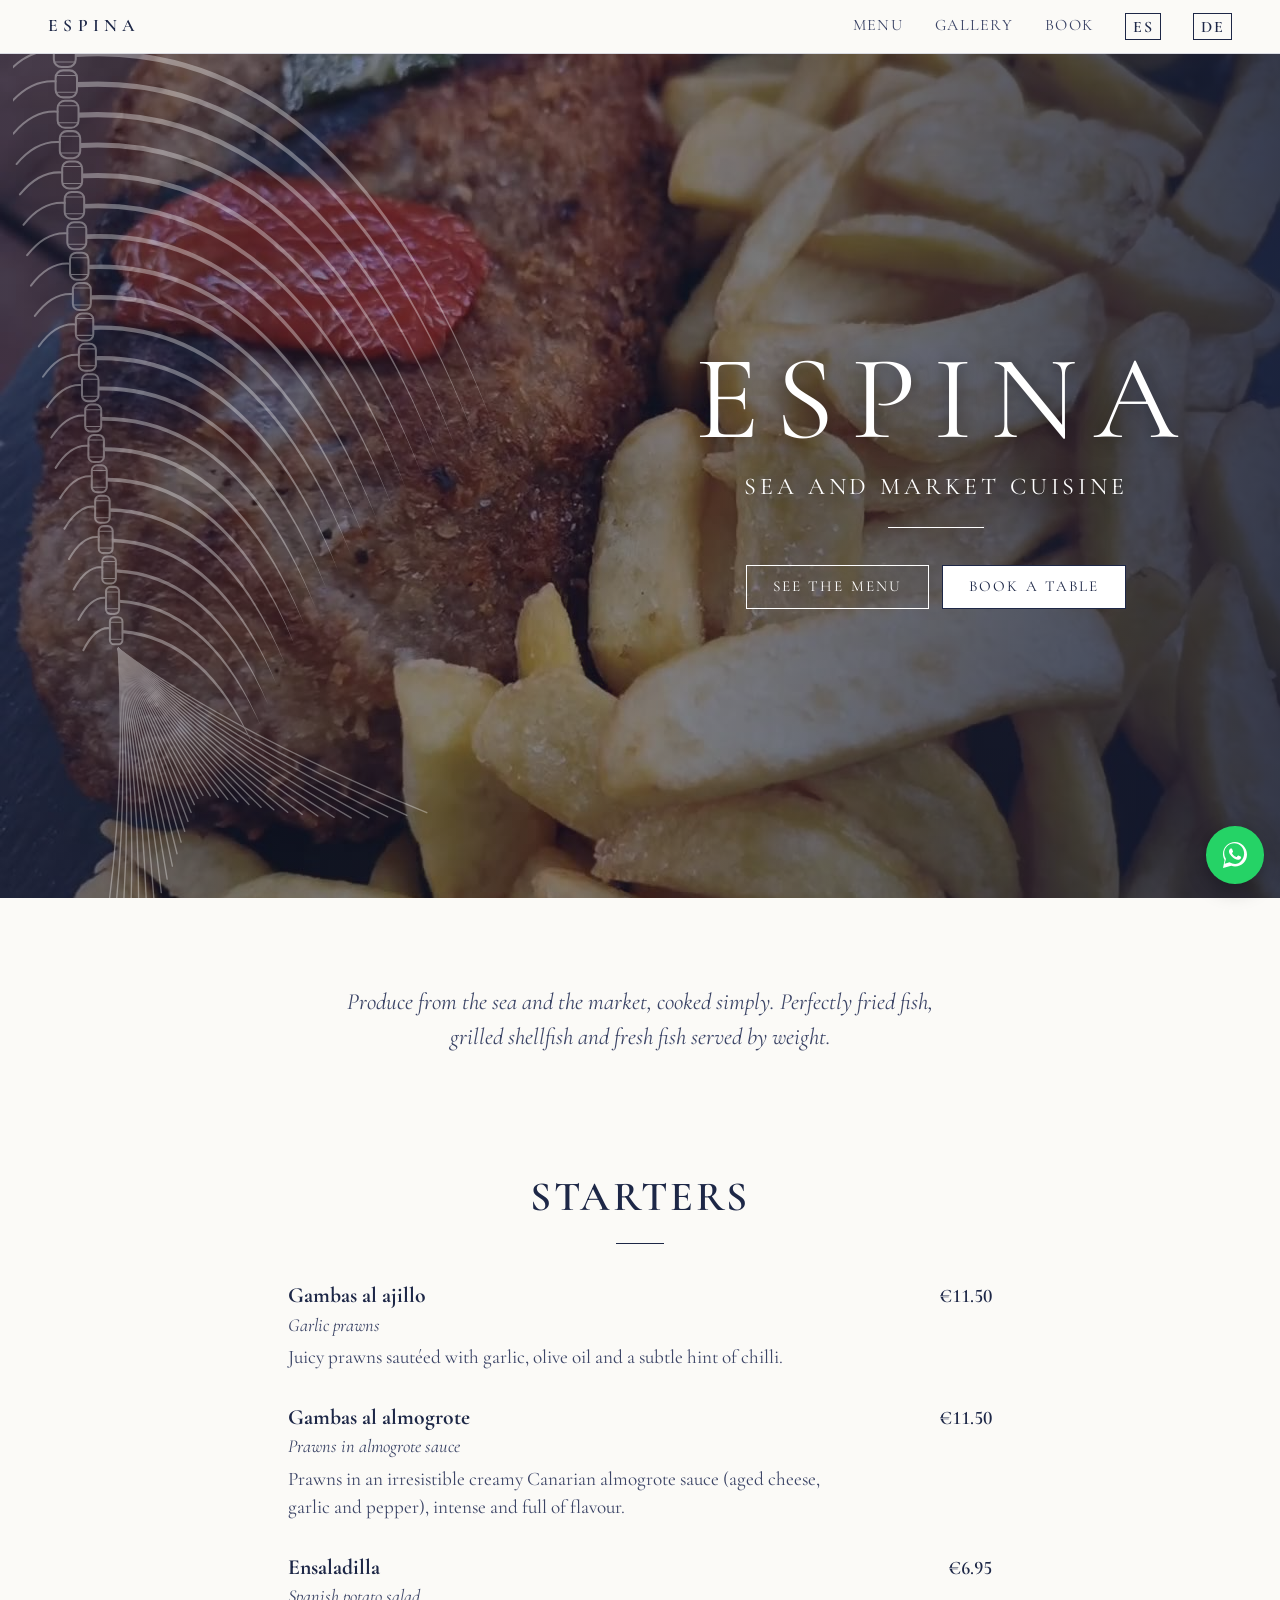
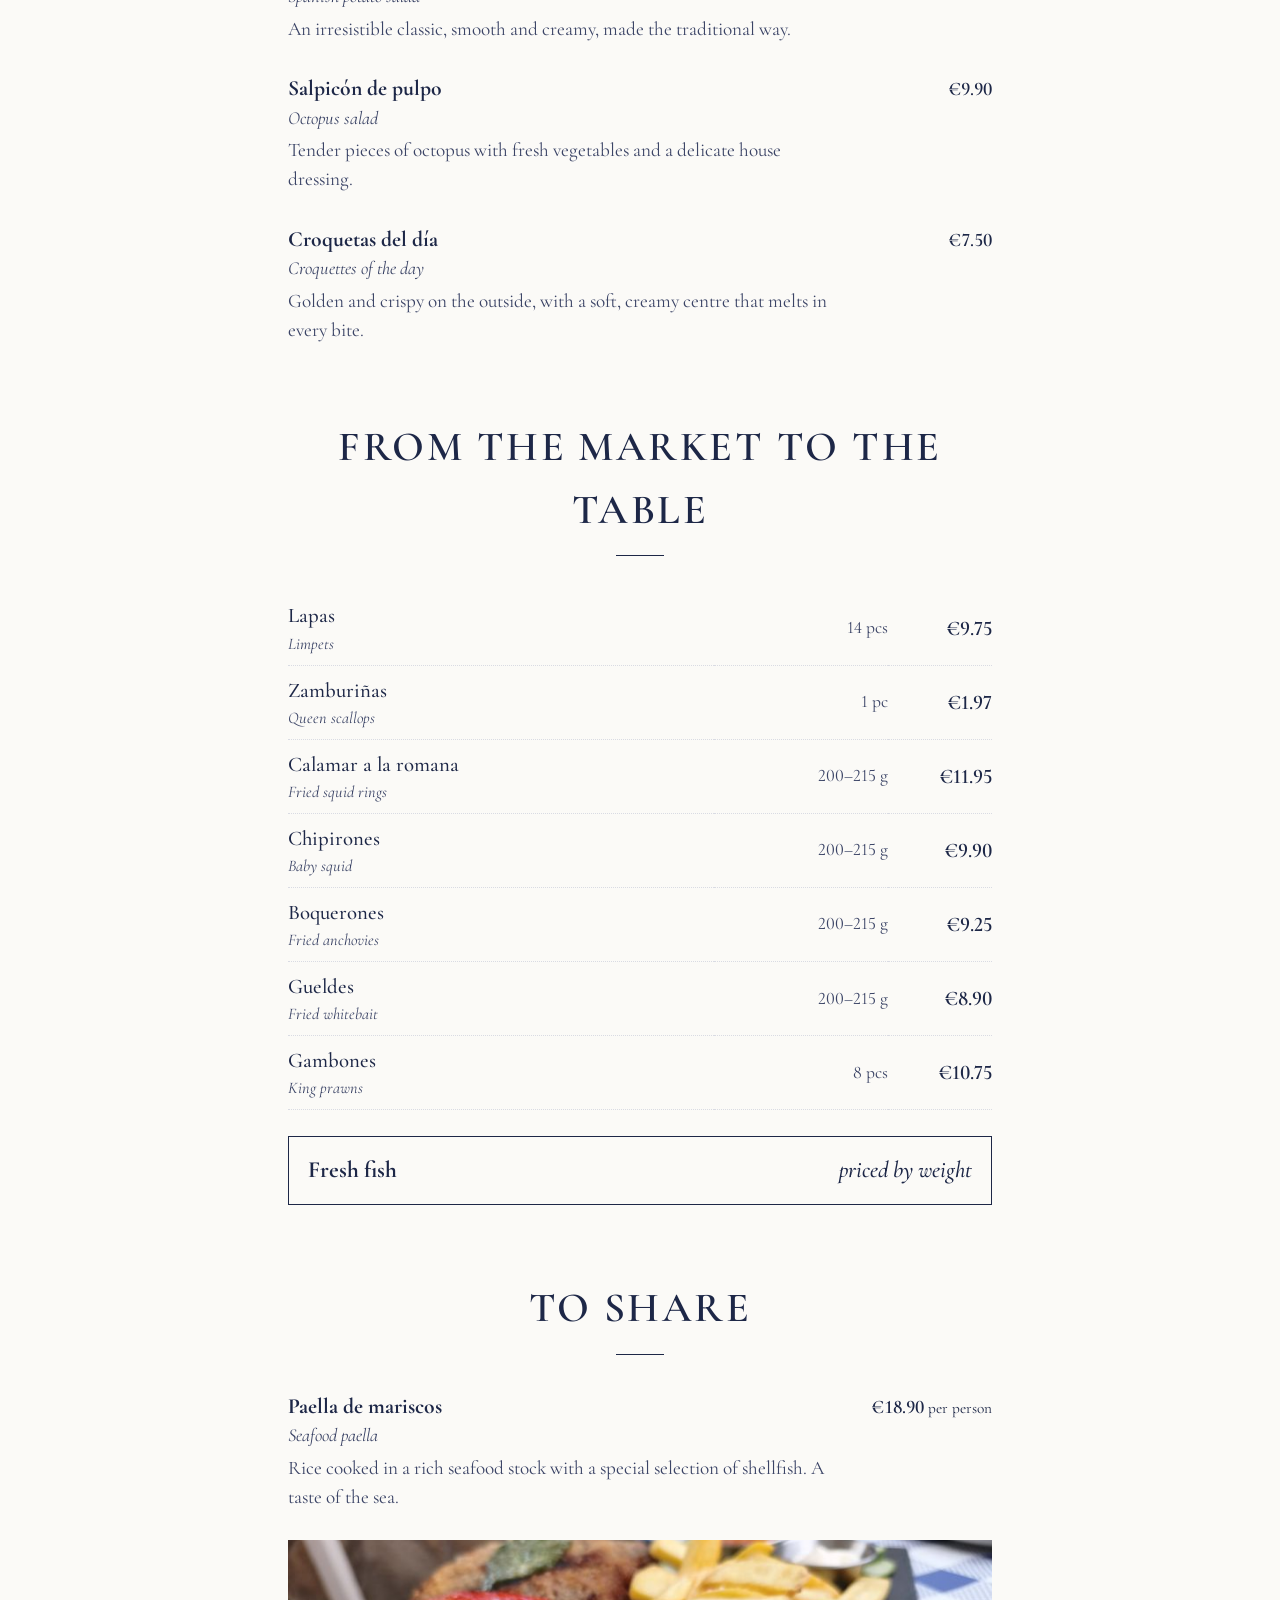
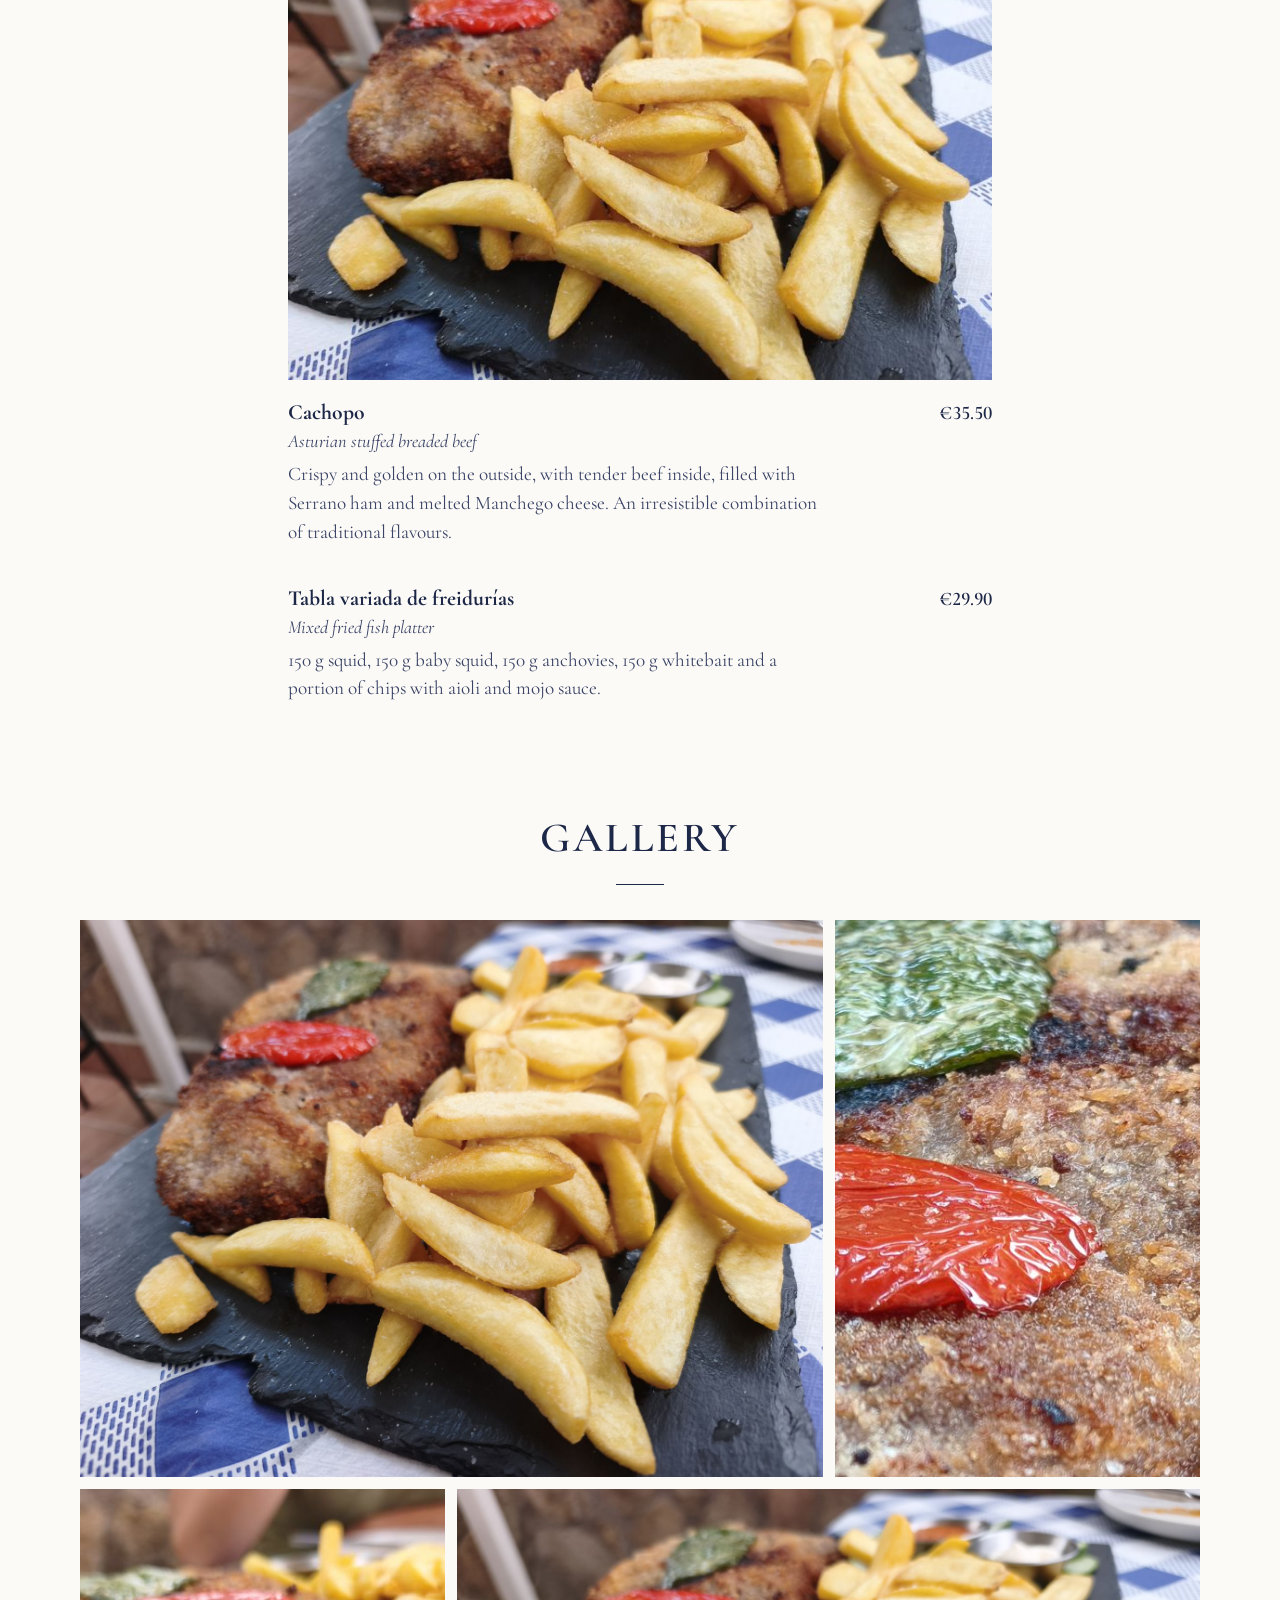
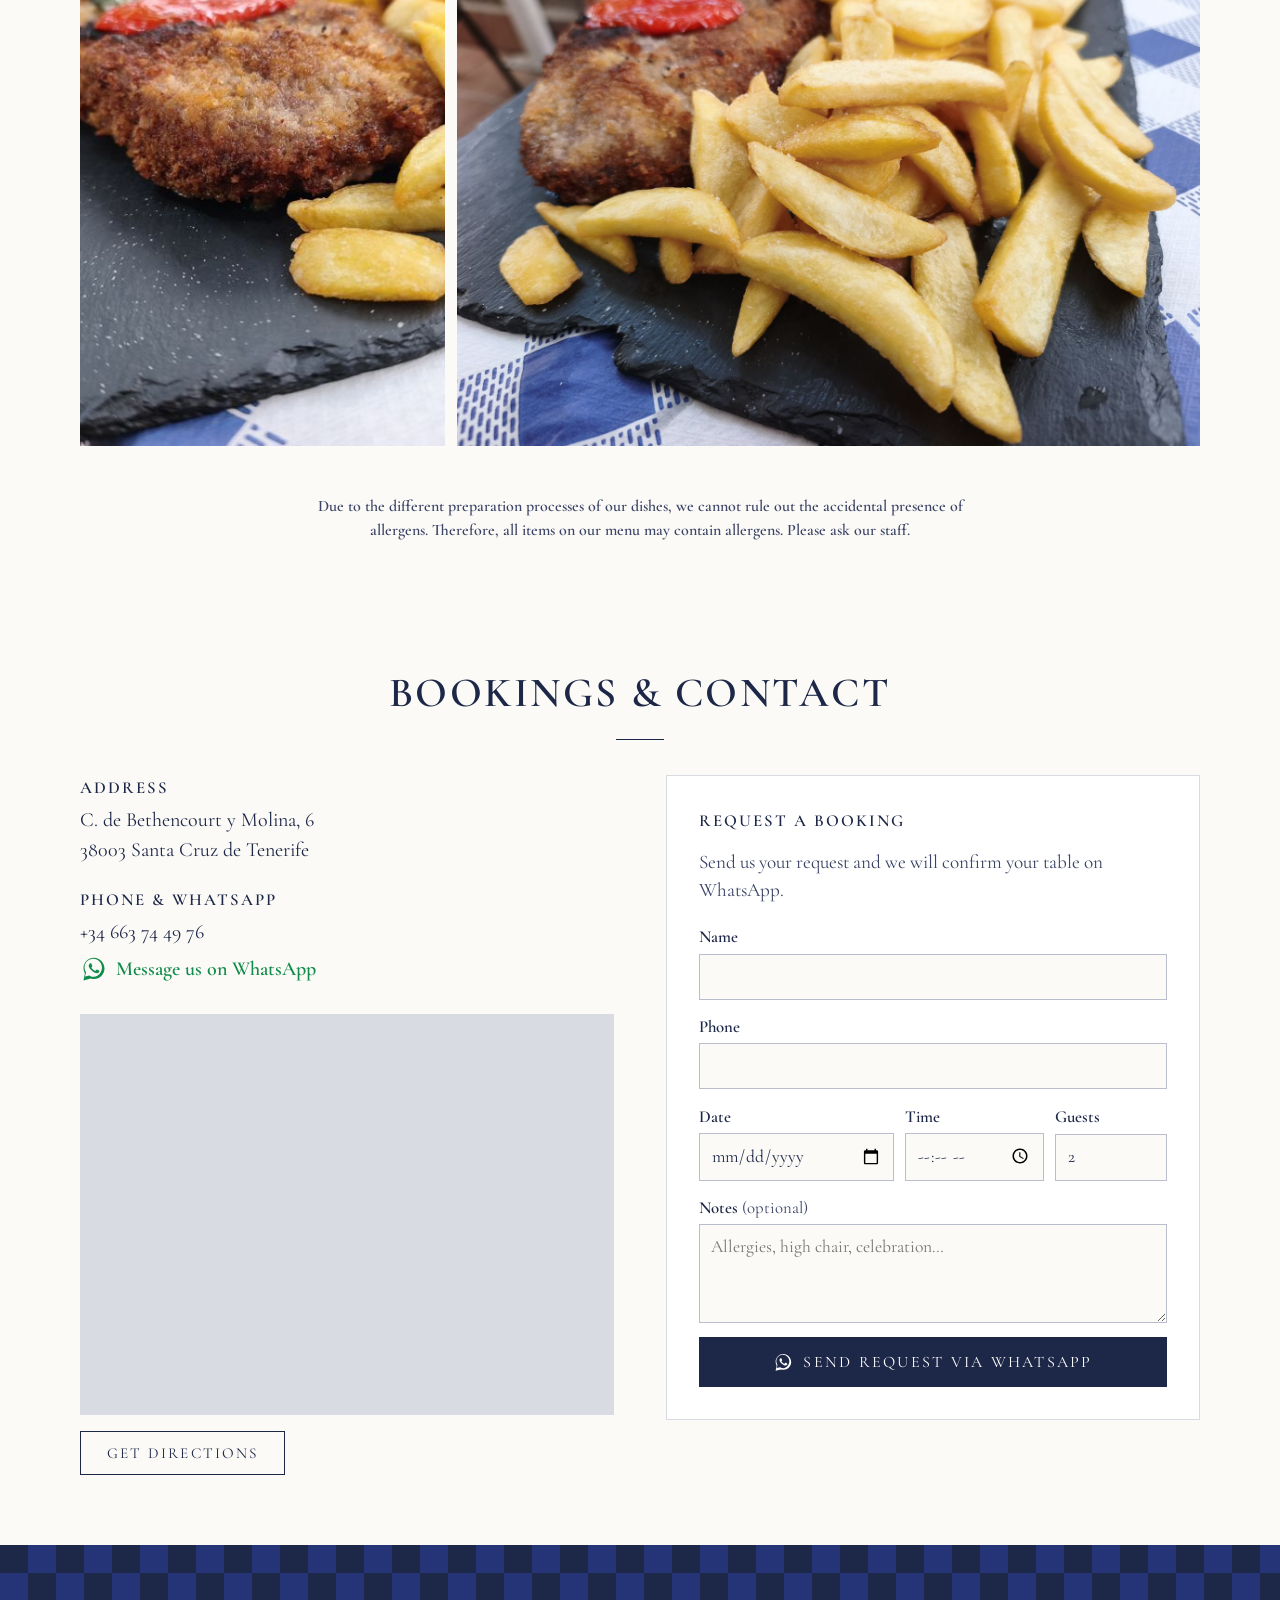
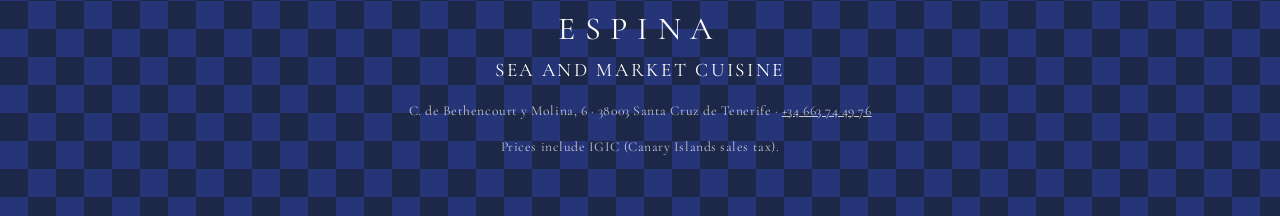
<file: en/index.html>
<!doctype html>
<html lang="en">
<head>
  <meta charset="utf-8">
  <meta name="viewport" content="width=device-width, initial-scale=1">
  <title>Espina · Sea and market cuisine</title>
  <meta name="description" content="Espina, sea and market cuisine. Garlic prawns, limpets, queen scallops, fresh fish by weight, seafood paella and a mixed fried fish platter.">
  <meta property="og:title" content="Espina · Sea and market cuisine">
  <meta property="og:description" content="Produce from the sea and the market, straight to your table.">
  <meta property="og:image" content="../assets/img/cachopo-mesa.jpg">
  <link rel="alternate" hreflang="es" href="../">
  <link rel="alternate" hreflang="en" href="./">
  <link rel="alternate" hreflang="de" href="../de/">
  <link rel="icon" href="../assets/favicon.svg" type="image/svg+xml">
  <link rel="preconnect" href="https://fonts.googleapis.com">
  <link rel="preconnect" href="https://fonts.gstatic.com" crossorigin>
  <link href="https://fonts.googleapis.com/css2?family=Cormorant+Garamond:ital,wght@0,400;0,500;0,600;0,700;1,400&display=swap" rel="stylesheet">
  <link rel="stylesheet" href="../styles.css">
  <script type="application/ld+json">
  {"@context":"https://schema.org","@type":"Restaurant","name":"Espina","description":"Sea and market cuisine in Santa Cruz de Tenerife.","servesCuisine":["Seafood","Spanish"],"telephone":"+34 663 74 49 76","priceRange":"€€","address":{"@type":"PostalAddress","streetAddress":"C. de Bethencourt y Molina, 6","postalCode":"38003","addressLocality":"Santa Cruz de Tenerife","addressRegion":"Santa Cruz de Tenerife","addressCountry":"ES"},"acceptsReservations":true,"url":"https://retuertographic.github.io/espina/"}
  </script>
</head>
<body>
  <header class="nav">
    <a class="nav__brand" href="#home">Espina</a>
    <nav aria-label="Sections">
      <a href="#menu">Menu</a>
      <a href="#gallery">Gallery</a>
      <a href="#book">Book</a>
      <a class="nav__lang" href="../" hreflang="es" lang="es" title="Versión en español">ES</a>
      <a class="nav__lang" href="../de/" hreflang="de" lang="de" title="Deutsche Version">DE</a>
    </nav>
  </header>

  <main>
    <section class="hero" id="home">
      <video class="hero__video" autoplay muted loop playsinline preload="auto" poster="../assets/video/cabecera-poster.jpg" aria-hidden="true">
        <source src="../assets/video/cabecera.mp4" type="video/mp4">
      </video>
      <img class="hero__art" src="../assets/espina.svg" alt="">
      <div class="hero__text">
        <h1>Espina</h1>
        <p class="hero__tag">Sea and market cuisine</p>
        <span class="rule" aria-hidden="true"></span>
        <a class="btn" href="#menu">See the menu</a>
        <a class="btn btn--solid" href="#book">Book a table</a>
      </div>
    </section>

    <section class="intro">
      <p>Produce from the sea and the market, cooked simply. Perfectly fried fish, grilled shellfish and fresh fish served by weight.</p>
    </section>

    <div class="carta" id="menu">
      <section class="menu" id="starters">
        <h2>Starters</h2>
        <ul class="dishes">
          <li class="dish">
            <div class="dish__head"><h3>Gambas al ajillo <span class="dish__alt">Garlic prawns</span></h3><span class="price">€11.50</span></div>
            <p>Juicy prawns sautéed with garlic, olive oil and a subtle hint of chilli.</p>
          </li>
          <li class="dish">
            <div class="dish__head"><h3>Gambas al almogrote <span class="dish__alt">Prawns in almogrote sauce</span></h3><span class="price">€11.50</span></div>
            <p>Prawns in an irresistible creamy Canarian almogrote sauce (aged cheese, garlic and pepper), intense and full of flavour.</p>
          </li>
          <li class="dish">
            <div class="dish__head"><h3>Ensaladilla <span class="dish__alt">Spanish potato salad</span></h3><span class="price">€6.95</span></div>
            <p>An irresistible classic, smooth and creamy, made the traditional way.</p>
          </li>
          <li class="dish">
            <div class="dish__head"><h3>Salpicón de pulpo <span class="dish__alt">Octopus salad</span></h3><span class="price">€9.90</span></div>
            <p>Tender pieces of octopus with fresh vegetables and a delicate house dressing.</p>
          </li>
          <li class="dish">
            <div class="dish__head"><h3>Croquetas del día <span class="dish__alt">Croquettes of the day</span></h3><span class="price">€7.50</span></div>
            <p>Golden and crispy on the outside, with a soft, creamy centre that melts in every bite.</p>
          </li>
        </ul>
      </section>

      <section class="menu" id="market">
        <h2>From the market to the table</h2>
        <table class="market">
          <caption class="sr-only">Market dishes with quantity and price</caption>
          <thead class="sr-only"><tr><th>Dish</th><th>Quantity</th><th>Price</th></tr></thead>
          <tbody>
            <tr><th scope="row">Lapas <span class="dish__alt">Limpets</span></th><td>14 pcs</td><td class="price">€9.75</td></tr>
            <tr><th scope="row">Zamburiñas <span class="dish__alt">Queen scallops</span></th><td>1 pc</td><td class="price">€1.97</td></tr>
            <tr><th scope="row">Calamar a la romana <span class="dish__alt">Fried squid rings</span></th><td>200–215 g</td><td class="price">€11.95</td></tr>
            <tr><th scope="row">Chipirones <span class="dish__alt">Baby squid</span></th><td>200–215 g</td><td class="price">€9.90</td></tr>
            <tr><th scope="row">Boquerones <span class="dish__alt">Fried anchovies</span></th><td>200–215 g</td><td class="price">€9.25</td></tr>
            <tr><th scope="row">Gueldes <span class="dish__alt">Fried whitebait</span></th><td>200–215 g</td><td class="price">€8.90</td></tr>
            <tr><th scope="row">Gambones <span class="dish__alt">King prawns</span></th><td>8 pcs</td><td class="price">€10.75</td></tr>
          </tbody>
        </table>
        <div class="fresh">
          <span>Fresh fish</span>
          <span>priced by weight</span>
        </div>
      </section>

      <section class="menu" id="sharing">
        <h2>To share</h2>
        <ul class="dishes">
          <li class="dish">
            <div class="dish__head"><h3>Paella de mariscos <span class="dish__alt">Seafood paella</span></h3><span class="price">€18.90 <small>per person</small></span></div>
            <p>Rice cooked in a rich seafood stock with a special selection of shellfish. A taste of the sea.</p>
          </li>
          <li class="dish dish--featured">
            <figure class="dish__photo">
              <img src="../assets/img/cachopo-pizarra-800.jpg" srcset="../assets/img/cachopo-pizarra-800.jpg 800w, ../assets/img/cachopo-pizarra.jpg 1600w" sizes="(max-width: 760px) 100vw, 44rem" width="1600" height="1200" loading="lazy" alt="Breaded cachopo served on slate with chips and roasted red and green peppers">
            </figure>
            <div class="dish__head"><h3>Cachopo <span class="dish__alt">Asturian stuffed breaded beef</span></h3><span class="price">€35.50</span></div>
            <p>Crispy and golden on the outside, with tender beef inside, filled with Serrano ham and melted Manchego cheese. An irresistible combination of traditional flavours.</p>
          </li>
          <li class="dish">
            <div class="dish__head"><h3>Tabla variada de freidurías <span class="dish__alt">Mixed fried fish platter</span></h3><span class="price">€29.90</span></div>
            <p>150 g squid, 150 g baby squid, 150 g anchovies, 150 g whitebait and a portion of chips with aioli and mojo sauce.</p>
          </li>
        </ul>
      </section>
    </div>

    <section class="gallery" id="gallery">
      <h2>Gallery</h2>
      <div class="gallery__grid">
        <a class="gallery__item gallery__item--wide" href="../assets/img/cachopo-mesa.jpg"><img src="../assets/img/cachopo-mesa-800.jpg" srcset="../assets/img/cachopo-mesa-800.jpg 800w, ../assets/img/cachopo-mesa.jpg 1600w" sizes="(max-width: 760px) 100vw, 66vw" width="1600" height="1200" loading="lazy" alt="Cachopo with chips on slate on the blue checked tablecloth"></a>
        <a class="gallery__item" href="../assets/img/cachopo-detalle.jpg"><img src="../assets/img/cachopo-detalle-800.jpg" width="800" height="600" loading="lazy" alt="Close-up of the crispy coating with roasted peppers"></a>
        <a class="gallery__item" href="../assets/img/cachopo-patatas.jpg"><img src="../assets/img/cachopo-patatas-800.jpg" width="800" height="600" loading="lazy" alt="Golden cachopo next to homemade chips"></a>
        <a class="gallery__item gallery__item--wide" href="../assets/img/cachopo-pizarra.jpg"><img src="../assets/img/cachopo-pizarra-800.jpg" srcset="../assets/img/cachopo-pizarra-800.jpg 800w, ../assets/img/cachopo-pizarra.jpg 1600w" sizes="(max-width: 760px) 100vw, 66vw" width="1600" height="1200" loading="lazy" alt="A serving of cachopo on slate"></a>
      </div>
    </section>

    <aside class="allergens">
      <p>Due to the different preparation processes of our dishes, we cannot rule out the accidental presence of allergens. Therefore, all items on our menu may contain allergens. Please ask our staff.</p>
    </aside>

    <section class="contact" id="book">
      <h2>Bookings &amp; contact</h2>
      <div class="contact__grid">
        <div class="contact__info">
          <h3>Address</h3>
          <p><a href="https://www.google.com/maps/search/?api=1&amp;query=C.+de+Bethencourt+y+Molina+6%2C+38003+Santa+Cruz+de+Tenerife" target="_blank" rel="noopener">C. de Bethencourt y Molina, 6<br>38003 Santa Cruz de Tenerife</a></p>
          <h3>Phone &amp; WhatsApp</h3>
          <p><a href="tel:+34663744976">+34 663 74 49 76</a></p>
          <p><a class="contact__wa" href="https://wa.me/34663744976" target="_blank" rel="noopener"><svg viewBox="0 0 32 32" aria-hidden="true" focusable="false"><path fill="currentColor" d="M16.04 3C9.4 3 4 8.36 4 14.96c0 2.1.56 4.17 1.62 5.98L4 29l8.27-2.15a12.1 12.1 0 0 0 3.77.6C22.68 27.45 28 22.1 28 15.5 28 8.9 22.68 3 16.04 3Zm0 21.98c-1.8 0-3.57-.48-5.11-1.39l-.37-.22-4.9 1.27 1.3-4.75-.24-.39a9.9 9.9 0 0 1-1.52-5.34c0-5.47 4.47-9.92 9.96-9.92 5.48 0 9.94 4.69 9.94 10.16 0 5.47-4.46 10.58-9.06 10.58Zm5.45-7.43c-.3-.15-1.77-.87-2.04-.97-.27-.1-.47-.15-.67.15-.2.3-.77.97-.94 1.17-.17.2-.35.22-.65.07-.3-.15-1.26-.46-2.4-1.47-.89-.79-1.49-1.76-1.66-2.06-.17-.3-.02-.46.13-.61.13-.13.3-.35.45-.52.15-.17.2-.3.3-.5.1-.2.05-.37-.02-.52-.08-.15-.67-1.62-.92-2.22-.24-.58-.49-.5-.67-.51h-.57c-.2 0-.52.07-.8.37-.27.3-1.04 1.02-1.04 2.48 0 1.46 1.07 2.88 1.22 3.08.15.2 2.1 3.2 5.08 4.48.71.31 1.27.49 1.7.63.71.23 1.36.2 1.88.12.57-.09 1.77-.72 2.02-1.42.25-.7.25-1.3.17-1.42-.07-.13-.27-.2-.57-.35Z"/></svg><span>Message us on WhatsApp</span></a></p>
          <!-- OPENING HOURS: pending confirmation from the restaurant -->
          <div class="contact__map">
            <iframe src="https://www.google.com/maps?q=C.+de+Bethencourt+y+Molina+6,+38003+Santa+Cruz+de+Tenerife&amp;output=embed" title="Map: Espina, C. de Bethencourt y Molina, 6, 38003 Santa Cruz de Tenerife" loading="lazy" referrerpolicy="no-referrer-when-downgrade"></iframe>
          </div>
          <p><a class="btn btn--line" href="https://www.google.com/maps/search/?api=1&amp;query=C.+de+Bethencourt+y+Molina+6%2C+38003+Santa+Cruz+de+Tenerife" target="_blank" rel="noopener">Get directions</a></p>
        </div>

        <form class="booking" id="reserva-form" novalidate>
          <h3>Request a booking</h3>
          <p class="booking__note">Send us your request and we will confirm your table on WhatsApp.</p>
          <label>Name<input name="nombre" autocomplete="name" required></label>
          <label>Phone<input name="telefono" type="tel" autocomplete="tel" inputmode="tel" required></label>
          <div class="booking__row">
            <label>Date<input name="fecha" type="date" required></label>
            <label>Time<input name="hora" type="time" step="900" required></label>
            <label>Guests<input name="personas" type="number" min="1" max="30" value="2" required></label>
          </div>
          <label><span>Notes <span class="opt">(optional)</span></span><textarea name="comentarios" rows="3" placeholder="Allergies, high chair, celebration…"></textarea></label>
          <button class="btn btn--dark" type="submit"><svg viewBox="0 0 32 32" aria-hidden="true" focusable="false"><path fill="currentColor" d="M16.04 3C9.4 3 4 8.36 4 14.96c0 2.1.56 4.17 1.62 5.98L4 29l8.27-2.15a12.1 12.1 0 0 0 3.77.6C22.68 27.45 28 22.1 28 15.5 28 8.9 22.68 3 16.04 3Zm0 21.98c-1.8 0-3.57-.48-5.11-1.39l-.37-.22-4.9 1.27 1.3-4.75-.24-.39a9.9 9.9 0 0 1-1.52-5.34c0-5.47 4.47-9.92 9.96-9.92 5.48 0 9.94 4.69 9.94 10.16 0 5.47-4.46 10.58-9.06 10.58Zm5.45-7.43c-.3-.15-1.77-.87-2.04-.97-.27-.1-.47-.15-.67.15-.2.3-.77.97-.94 1.17-.17.2-.35.22-.65.07-.3-.15-1.26-.46-2.4-1.47-.89-.79-1.49-1.76-1.66-2.06-.17-.3-.02-.46.13-.61.13-.13.3-.35.45-.52.15-.17.2-.3.3-.5.1-.2.05-.37-.02-.52-.08-.15-.67-1.62-.92-2.22-.24-.58-.49-.5-.67-.51h-.57c-.2 0-.52.07-.8.37-.27.3-1.04 1.02-1.04 2.48 0 1.46 1.07 2.88 1.22 3.08.15.2 2.1 3.2 5.08 4.48.71.31 1.27.49 1.7.63.71.23 1.36.2 1.88.12.57-.09 1.77-.72 2.02-1.42.25-.7.25-1.3.17-1.42-.07-.13-.27-.2-.57-.35Z"/></svg><span>Send request via WhatsApp</span></button>
          <p class="booking__ok" id="reserva-ok" role="status" hidden>WhatsApp has opened with your request. Tap send there and we will reply to confirm.</p>
        </form>
      </div>
    </section>
  </main>

  <footer class="footer">
    <p class="footer__brand">Espina</p>
    <p>Sea and market cuisine</p>
    <p class="footer__small">C. de Bethencourt y Molina, 6 · 38003 Santa Cruz de Tenerife · <a href="tel:+34663744976">+34 663 74 49 76</a></p>
    <p class="footer__small">Prices include IGIC (Canary Islands sales tax).</p>
  </footer>
  <a class="wa-bubble" href="https://wa.me/34663744976" target="_blank" rel="noopener" aria-label="Message us on WhatsApp"><svg viewBox="0 0 32 32" aria-hidden="true" focusable="false"><path fill="currentColor" d="M16.04 3C9.4 3 4 8.36 4 14.96c0 2.1.56 4.17 1.62 5.98L4 29l8.27-2.15a12.1 12.1 0 0 0 3.77.6C22.68 27.45 28 22.1 28 15.5 28 8.9 22.68 3 16.04 3Zm0 21.98c-1.8 0-3.57-.48-5.11-1.39l-.37-.22-4.9 1.27 1.3-4.75-.24-.39a9.9 9.9 0 0 1-1.52-5.34c0-5.47 4.47-9.92 9.96-9.92 5.48 0 9.94 4.69 9.94 10.16 0 5.47-4.46 10.58-9.06 10.58Zm5.45-7.43c-.3-.15-1.77-.87-2.04-.97-.27-.1-.47-.15-.67.15-.2.3-.77.97-.94 1.17-.17.2-.35.22-.65.07-.3-.15-1.26-.46-2.4-1.47-.89-.79-1.49-1.76-1.66-2.06-.17-.3-.02-.46.13-.61.13-.13.3-.35.45-.52.15-.17.2-.3.3-.5.1-.2.05-.37-.02-.52-.08-.15-.67-1.62-.92-2.22-.24-.58-.49-.5-.67-.51h-.57c-.2 0-.52.07-.8.37-.27.3-1.04 1.02-1.04 2.48 0 1.46 1.07 2.88 1.22 3.08.15.2 2.1 3.2 5.08 4.48.71.31 1.27.49 1.7.63.71.23 1.36.2 1.88.12.57-.09 1.77-.72 2.02-1.42.25-.7.25-1.3.17-1.42-.07-.13-.27-.2-.57-.35Z"/></svg></a>
  <script src="../assets/reserva.js" defer></script>
</body>
</html>
</file>
<file: styles.css>
:root {
  --navy: #1d2747;
  --navy-soft: #3b4466;
  --paper: #fbfaf7;
  --line: #d9dbe3;
  --tile: #2b3f9e;
  --serif: "Cormorant Garamond", Garamond, "Times New Roman", serif;
}

* { box-sizing: border-box; }
html { scroll-behavior: smooth; }
body {
  margin: 0;
  background: var(--paper);
  color: var(--navy);
  font-family: var(--serif);
  font-size: 1.2rem;
  line-height: 1.5;
  -webkit-font-smoothing: antialiased;
}
h1, h2, h3 { font-weight: 600; margin: 0; }
a { color: inherit; }

.sr-only {
  position: absolute; width: 1px; height: 1px; padding: 0; margin: -1px;
  overflow: hidden; clip: rect(0 0 0 0); white-space: nowrap; border: 0;
}

/* Navegación */
.nav {
  position: sticky; top: 0; z-index: 10;
  display: flex; align-items: center; justify-content: space-between; gap: 1rem;
  padding: .8rem clamp(1rem, 4vw, 3rem);
  background: rgba(251, 250, 247, .92);
  backdrop-filter: blur(6px);
  border-bottom: 1px solid var(--line);
}
.nav__brand {
  text-decoration: none; text-transform: uppercase;
  letter-spacing: .3em; font-size: 1.1rem; font-weight: 600;
}
.nav nav { display: flex; gap: clamp(.8rem, 2.5vw, 2rem); }
.nav nav a {
  text-decoration: none; font-size: 1rem; letter-spacing: .08em;
  text-transform: uppercase; color: var(--navy-soft); white-space: nowrap;
}
.nav nav a:hover { color: var(--navy); text-decoration: underline; text-underline-offset: 4px; }

/* Portada */
.hero {
  position: relative; overflow: hidden;
  min-height: calc(100svh - 56px);
  min-height: max(30rem, calc(100svh - 56px));
  display: grid; place-items: center end;
  padding: 3rem clamp(1rem, 8vw, 8rem);
  background: var(--navy);
  color: #fff;
  isolation: isolate;
}
.hero__video {
  position: absolute; inset: 0; z-index: -2;
  width: 100%; height: 100%; object-fit: cover;
}
.hero::before {
  content: ""; position: absolute; inset: 0; z-index: -1;
  background:
    linear-gradient(90deg, rgba(20,27,52,.6) 0%, rgba(20,27,52,.45) 45%, rgba(20,27,52,.85) 100%);
}
.hero__art {
  position: absolute; left: 1%; top: -3%;
  height: 125%; width: auto; max-width: none;
  filter: brightness(0) invert(1);
  opacity: .35;
}
.hero__text { position: relative; text-align: center; text-shadow: 0 2px 18px rgba(0,0,0,.35); }
.hero h1 {
  font-size: clamp(3.4rem, 10vw, 7.5rem); font-weight: 400;
  text-transform: uppercase; letter-spacing: .14em; line-height: 1;
  margin-right: -.14em;
}
.hero__tag {
  margin: .6rem 0 0; text-transform: uppercase;
  letter-spacing: .16em; font-size: clamp(1rem, 2.4vw, 1.5rem);
}
.rule { display: block; width: 6rem; height: 1px; background: currentColor; margin: 1.4rem auto 2rem; }
.btn {
  display: inline-block; padding: .6rem 1.6rem;
  border: 1px solid currentColor; text-decoration: none;
  text-transform: uppercase; letter-spacing: .14em; font-size: .95rem;
  transition: background .2s, color .2s;
}
.btn:hover, .btn:focus-visible { background: #fff; color: var(--navy); text-shadow: none; }
.hero .btn { margin: .3rem; }
.btn--solid { background: #fff; color: var(--navy); text-shadow: none; }
.btn--solid:hover, .btn--solid:focus-visible { background: transparent; color: #fff; }
.btn--line, .btn--dark { color: var(--navy); }
.btn--line:hover, .btn--line:focus-visible { background: var(--navy); color: #fff; }
.btn--dark {
  display: inline-flex; align-items: center; justify-content: center; gap: .6rem;
  background: var(--navy); color: #fff; border-color: var(--navy);
  font-family: inherit; font-size: 1rem; cursor: pointer; width: 100%; padding: .85rem 1rem;
}
.btn--dark:hover, .btn--dark:focus-visible { background: #fff; color: var(--navy); }
.btn--dark svg { width: 1.3em; height: 1.3em; }

.intro {
  max-width: 40rem; margin: 0 auto; padding: 4rem 1rem 1rem;
  text-align: center; font-size: 1.45rem; font-style: italic; color: var(--navy-soft);
}

/* Carta */
.carta {
  max-width: 46rem; margin: 0 auto; padding: 1rem 1rem 2rem;
}
.menu { padding: 3.5rem 0 1rem; scroll-margin-top: 60px; }
.menu h2 {
  text-align: center; text-transform: uppercase;
  font-size: clamp(1.8rem, 5vw, 2.6rem); letter-spacing: .06em;
  margin-bottom: 2.2rem;
}
.menu h2::after {
  content: ""; display: block; width: 3rem; height: 1px;
  background: var(--navy); margin: .9rem auto 0;
}

.dishes { list-style: none; margin: 0; padding: 0; display: grid; gap: 1.8rem; }
.dish__head { display: flex; align-items: baseline; gap: .6rem; }
.dish__head h3 { font-size: 1.35rem; font-weight: 700; }
.dish__head .price { margin-left: auto; }
.dish__alt { display: block; font-size: .85em; font-weight: 400; font-style: italic; color: var(--navy-soft); }
.market .dish__alt { font-size: .78em; }
.nav nav a.nav__lang {
  border: 1px solid currentColor; padding: .05rem .45rem; color: var(--navy); font-weight: 600;
}
.dish p { margin: .25rem 0 0; max-width: 34rem; color: var(--navy-soft); }
.dish__photo { margin: 0 0 1rem; overflow: hidden; }
.dish__photo img { display: block; width: 100%; height: auto; aspect-ratio: 16 / 10; object-fit: cover; }
.dish--featured { padding-bottom: .4rem; }

.price { font-variant-numeric: lining-nums tabular-nums; font-weight: 600; white-space: nowrap; }
.price small { font-weight: 400; font-size: .8em; }

.market { width: 100%; border-collapse: collapse; font-size: 1.3rem; }
.market th, .market td { padding: .55rem 0; border-bottom: 1px dotted var(--line); }
.market th { text-align: left; font-weight: 500; }
.market td { text-align: right; color: var(--navy-soft); font-size: 1.1rem; font-variant-numeric: lining-nums; }
.market td.price { color: var(--navy); font-size: 1.3rem; width: 6.5rem; }

.fresh {
  display: flex; justify-content: space-between; align-items: baseline; gap: 1rem;
  margin-top: 1.6rem; padding: 1rem 1.2rem;
  border: 1px solid var(--navy);
  font-size: 1.45rem; font-weight: 700;
}
.fresh span:last-child { font-style: italic; font-weight: 500; }

/* Galería */
.gallery { max-width: 72rem; margin: 0 auto; padding: 3.5rem 1rem 1rem; scroll-margin-top: 60px; }
.gallery h2 {
  text-align: center; text-transform: uppercase;
  font-size: clamp(1.8rem, 5vw, 2.6rem); letter-spacing: .06em; margin-bottom: 2.2rem;
}
.gallery h2::after { content: ""; display: block; width: 3rem; height: 1px; background: var(--navy); margin: .9rem auto 0; }
.gallery__grid { display: grid; grid-template-columns: repeat(3, 1fr); gap: .75rem; }
.gallery__item { display: block; overflow: hidden; background: var(--line); }
.gallery__item--wide { grid-column: span 2; }
.gallery__item img {
  display: block; width: 100%; height: 100%; aspect-ratio: 4 / 3; object-fit: cover;
  transition: transform .5s ease;
}
.gallery__item:hover img, .gallery__item:focus-visible img { transform: scale(1.04); }

/* Reservas y contacto */
.contact { max-width: 72rem; margin: 0 auto; padding: 3.5rem 1rem 4rem; scroll-margin-top: 60px; }
.contact h2 {
  text-align: center; text-transform: uppercase;
  font-size: clamp(1.8rem, 5vw, 2.6rem); letter-spacing: .06em; margin-bottom: 2.2rem;
}
.contact h2::after { content: ""; display: block; width: 3rem; height: 1px; background: var(--navy); margin: .9rem auto 0; }
.contact__grid { display: grid; grid-template-columns: 1fr 1fr; gap: clamp(1.5rem, 4vw, 3.5rem); align-items: start; }
.contact h3 { font-size: 1.05rem; text-transform: uppercase; letter-spacing: .12em; margin: 1.4rem 0 .3rem; }
.contact__info h3:first-child { margin-top: 0; }
.contact__info p { margin: 0 0 .4rem; font-size: 1.25rem; }
.contact__info a { text-decoration: none; }
.contact__info a:not(.btn):hover { text-decoration: underline; text-underline-offset: 4px; }
.contact__wa { display: inline-flex; align-items: center; gap: .5rem; color: #128c4a !important; font-weight: 600; }
.contact__wa svg { width: 1.4em; height: 1.4em; }
.contact__map { margin: 1.4rem 0 1rem; border: 1px solid var(--line); aspect-ratio: 4 / 3; background: var(--line); }
.contact__map iframe { display: block; width: 100%; height: 100%; border: 0; }

.booking { background: #fff; border: 1px solid var(--line); padding: clamp(1.2rem, 3vw, 2rem); display: grid; gap: .9rem; }
.booking h3 { margin: 0; }
.booking__note { margin: 0 0 .3rem; color: var(--navy-soft); }
.booking label { display: grid; gap: .25rem; font-weight: 600; font-size: 1.05rem; }
.booking .opt { font-weight: 400; color: var(--navy-soft); }
.booking input, .booking textarea {
  font: inherit; font-size: 1.1rem; font-weight: 400; color: var(--navy);
  padding: .55rem .7rem; border: 1px solid #b9bdcc; border-radius: 0; background: var(--paper); width: 100%;
}
.booking input:focus, .booking textarea:focus { outline: 2px solid var(--navy); outline-offset: 1px; border-color: var(--navy); }
.booking input:user-invalid { border-color: #b3261e; }
.booking__row { display: grid; grid-template-columns: 1.4fr 1fr .8fr; gap: .7rem; }
.booking__ok { margin: 0; padding: .7rem .9rem; background: #e7f5ec; color: #14532d; font-weight: 600; }

/* Burbuja de WhatsApp */
.wa-bubble {
  position: fixed; right: max(1rem, env(safe-area-inset-right)); bottom: max(1rem, env(safe-area-inset-bottom)); z-index: 20;
  width: 3.6rem; height: 3.6rem; border-radius: 50%;
  display: grid; place-items: center;
  background: #25d366; color: #fff;
  box-shadow: 0 6px 20px rgba(0,0,0,.25);
  transition: transform .2s;
}
.wa-bubble svg { width: 2rem; height: 2rem; }
.wa-bubble:hover, .wa-bubble:focus-visible { transform: scale(1.08); }
.footer a { color: inherit; }

.allergens {
  max-width: 46rem; margin: 2rem auto 4rem; padding: 0 1rem;
  text-align: center; font-size: 1rem; font-weight: 600; color: var(--navy-soft);
}

/* Pie: guiño al mantel de cuadros azules */
.footer {
  color: #fff; text-align: center; padding: 3.5rem 1rem;
  background-color: var(--navy);
  background-image:
    linear-gradient(45deg, rgba(43,63,158,.55) 25%, transparent 25%, transparent 75%, rgba(43,63,158,.55) 75%),
    linear-gradient(45deg, rgba(43,63,158,.55) 25%, transparent 25%, transparent 75%, rgba(43,63,158,.55) 75%);
  background-size: 56px 56px;
  background-position: 0 0, 28px 28px;
}
.footer p { margin: .2rem 0; letter-spacing: .14em; text-transform: uppercase; }
.footer__brand { font-size: 2rem; letter-spacing: .3em !important; }
.footer__small { font-size: .85rem; opacity: .75; text-transform: none !important; letter-spacing: .04em !important; margin-top: 1rem !important; }

@media (max-width: 640px) {
  body { font-size: 1.12rem; }
  .nav nav a { font-size: .8rem; letter-spacing: .04em; }
  .hide-sm { display: none; }
  .nav { flex-direction: column; gap: .35rem; padding: .55rem 1rem; }
  .nav nav { width: 100%; justify-content: space-between; gap: .5rem; }
  .menu, .gallery { scroll-margin-top: 84px; }
  .nav__brand { font-size: .95rem; letter-spacing: .2em; }
  .hero { place-items: end center; padding-bottom: 4rem; }
  .hero__art { height: 95%; left: -25%; opacity: .3; }
  .hero::before { background: linear-gradient(180deg, rgba(20,27,52,.3) 0%, rgba(20,27,52,.8) 100%); }
  .gallery__grid { grid-template-columns: 1fr 1fr; gap: .5rem; }
  .contact__grid { grid-template-columns: 1fr; }
  .booking__row { grid-template-columns: 1fr 1fr; }
  .booking__row label:last-child { grid-column: span 2; }
  .contact { scroll-margin-top: 84px; }
  .gallery__item--wide { grid-column: span 2; }
  .market { font-size: 1.15rem; }
  .market td { font-size: 1rem; }
  .market td.price { width: 5.5rem; font-size: 1.15rem; }
}

@media (prefers-reduced-motion: reduce) {
  html { scroll-behavior: auto; }
  .gallery__item img, .wa-bubble { transition: none; }
}
</file>
